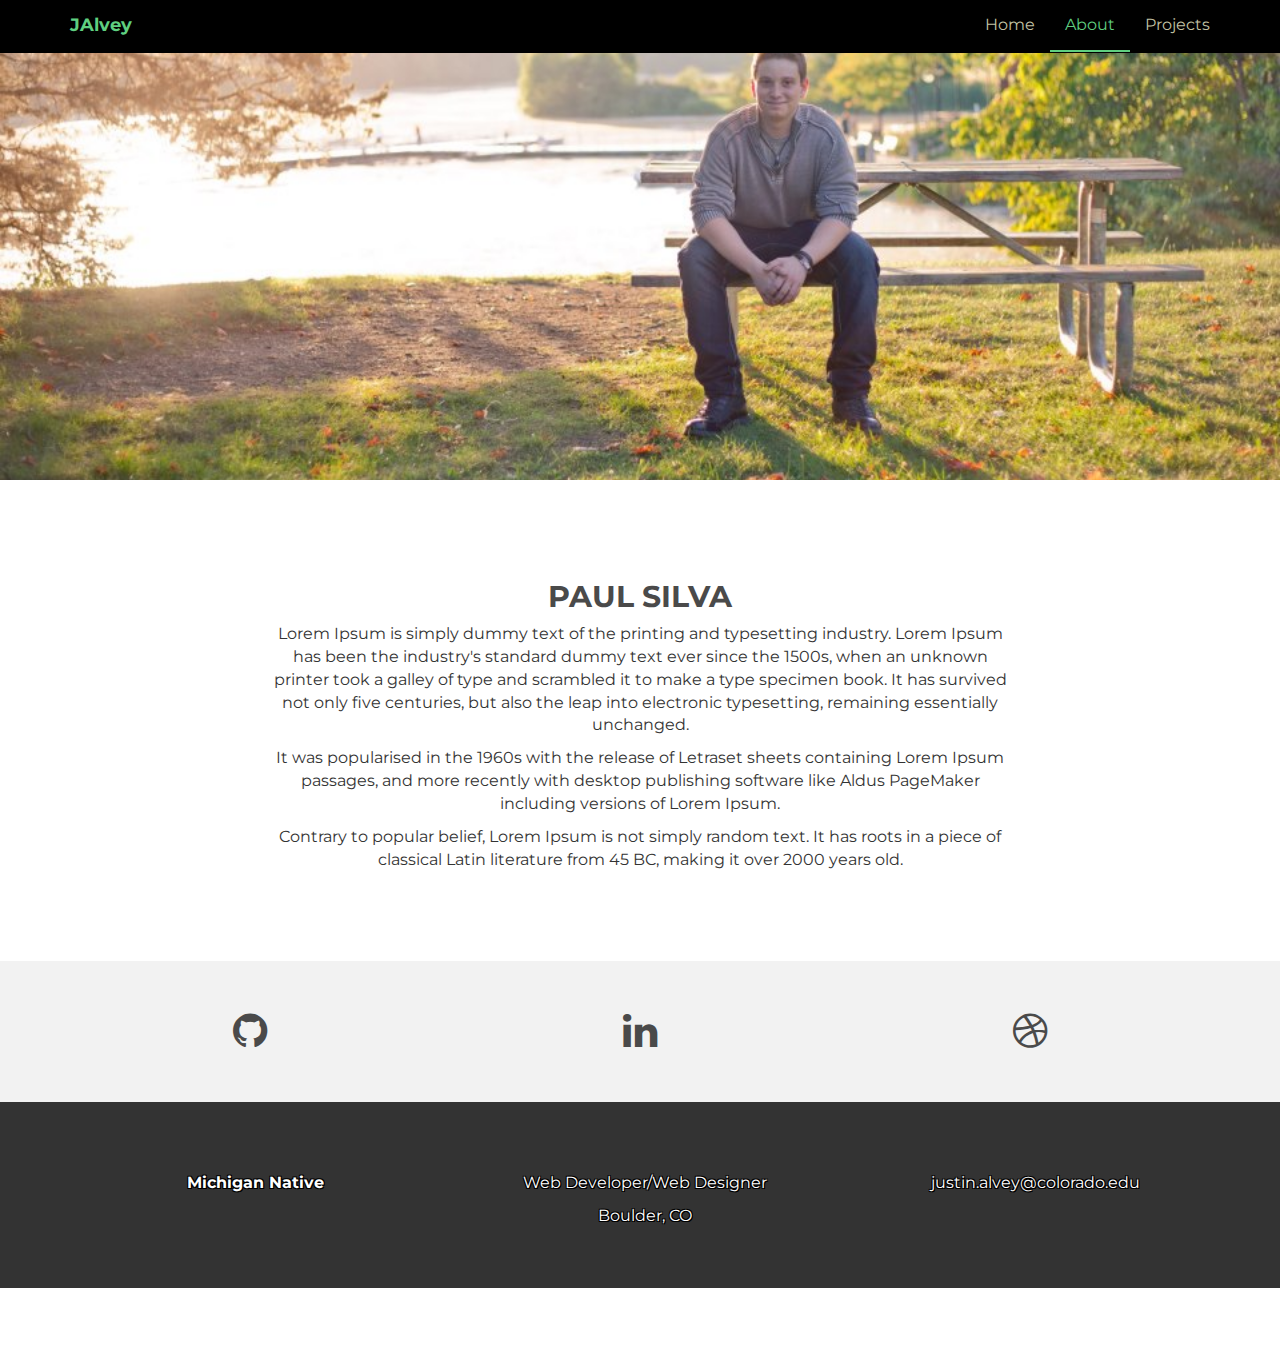
<file: about.html>
<!DOCTYPE html>
<html lang="en">
  <head>
    <meta charset="utf-8">
    <meta http-equiv="X-UA-Compatible" content="IE=edge">
    <meta name="viewport" content="width=device-width, initial-scale=1">
    <meta name="description" content="">
    <meta name="author" content="">
    <link rel="shortcut icon" href="assets/ico/favicon.ico">

    <title>JAlvey</title>

    <!-- Bootstrap core CSS -->
    <link href="assets/css/bootstrap.css" rel="stylesheet">

    <!-- Custom styles for this template -->
    <link href="assets/css/style.css" rel="stylesheet">
    <link href="assets/css/font-awesome.min.css" rel="stylesheet">

    <!-- Just for debugging purposes. Don't actually copy this line! -->
    <!--[if lt IE 9]><script src="../../assets/js/ie8-responsive-file-warning.js"></script><![endif]-->

    <!-- HTML5 shim and Respond.js IE8 support of HTML5 elements and media queries -->
    <!--[if lt IE 9]>
      <script src="https://oss.maxcdn.com/libs/html5shiv/3.7.0/html5shiv.js"></script>
      <script src="https://oss.maxcdn.com/libs/respond.js/1.4.2/respond.min.js"></script>
    <![endif]-->
  </head>

  <body>

    <!-- Static navbar -->
    <div class="navbar navbar-default navbar-fixed-top" role="navigation">
      <div class="container">
        <div class="navbar-header">
          <button type="button" class="navbar-toggle" data-toggle="collapse" data-target=".navbar-collapse">
            <span class="sr-only">Toggle navigation</span>
            <span class="icon-bar"></span>
            <span class="icon-bar"></span>
            <span class="icon-bar"></span>
          </button>
          <a class="navbar-brand" href="index.html">JAlvey</a>
        </div>
        <div class="navbar-collapse collapse">
          <ul class="nav navbar-nav navbar-right">
            <li><a href="index.html">Home</a></li>
            <li class="active"><a href="#">About</a></li>
            <li><a href="index.html#works">Projects</a></li>
          </ul>
        </div><!--/.nav-collapse -->
      </div>
    </div>


	<div id="aboutwrap">
	    <div class="container">
			<div class="row">
				<div class="col-lg-6 col-lg-offset-3">
				</div>
			</div><!--/row -->
	    </div> <!-- /container -->
	</div><!--/aboutwrap -->
	
	<div class="container">
		<div class="row centered mt mb">
			<div class="col-lg-8 col-lg-offset-2">
				<h2>PAUL SILVA</h2>
				<p>Lorem Ipsum is simply dummy text of the printing and typesetting industry. Lorem Ipsum has been the industry's standard dummy text ever since the 1500s, when an unknown printer took a galley of type and scrambled it to make a type specimen book. It has survived not only five centuries, but also the leap into electronic typesetting, remaining essentially unchanged.</p>
				<p>It was popularised in the 1960s with the release of Letraset sheets containing Lorem Ipsum passages, and more recently with desktop publishing software like Aldus PageMaker including versions of Lorem Ipsum.</p>
				<p>Contrary to popular belief, Lorem Ipsum is not simply random text. It has roots in a piece of classical Latin literature from 45 BC, making it over 2000 years old.</p>
			</div>

		</div><!--/row -->
	</div><!--/container -->
	
	<div id="social">
		<div class="container">
			<div class="row centered">
				<div class="col-lg-4">
					<div class="github">
						<a href="https://github.com/Jual6332"><i class="fa fa-github"></i></a>
					</div>
				</div>
				<div class="col-lg-4">
					<div class="linkedin">
						<a href="https://www.linkedin.com/in/justin-alvey-109a94105"><i class="fa fa-linkedin"></i></a>
					</div>
				</div>
				<div class="col-lg-4">
					<div class="dribbble">
						<a href="#"><i class="fa fa-dribbble"></i></a>
					</div>
				</div>
			
			</div>
		</div>
	</div>

	<div id="footerwrap">
		<div class="container">
			<div class="row centered">
				<div class="col-lg-4">
					<p><b>Michigan Native</b></p>
				</div>
			
				<div class="col-lg-4">
					<p>Web Developer/Web Designer</p>
					<p>Boulder, CO</p>
				</div>
				<div class="col-lg-4">
					<p>justin.alvey@colorado.edu</p>
				</div>
			</div>
		</div>
	</div>
	


    <!-- Bootstrap core JavaScript
    ================================================== -->
    <!-- Placed at the end of the document so the pages load faster -->
    <script src="https://ajax.googleapis.com/ajax/libs/jquery/1.11.0/jquery.min.js"></script>
    <script src="assets/js/bootstrap.min.js"></script>
  </body>
</html>
</file>
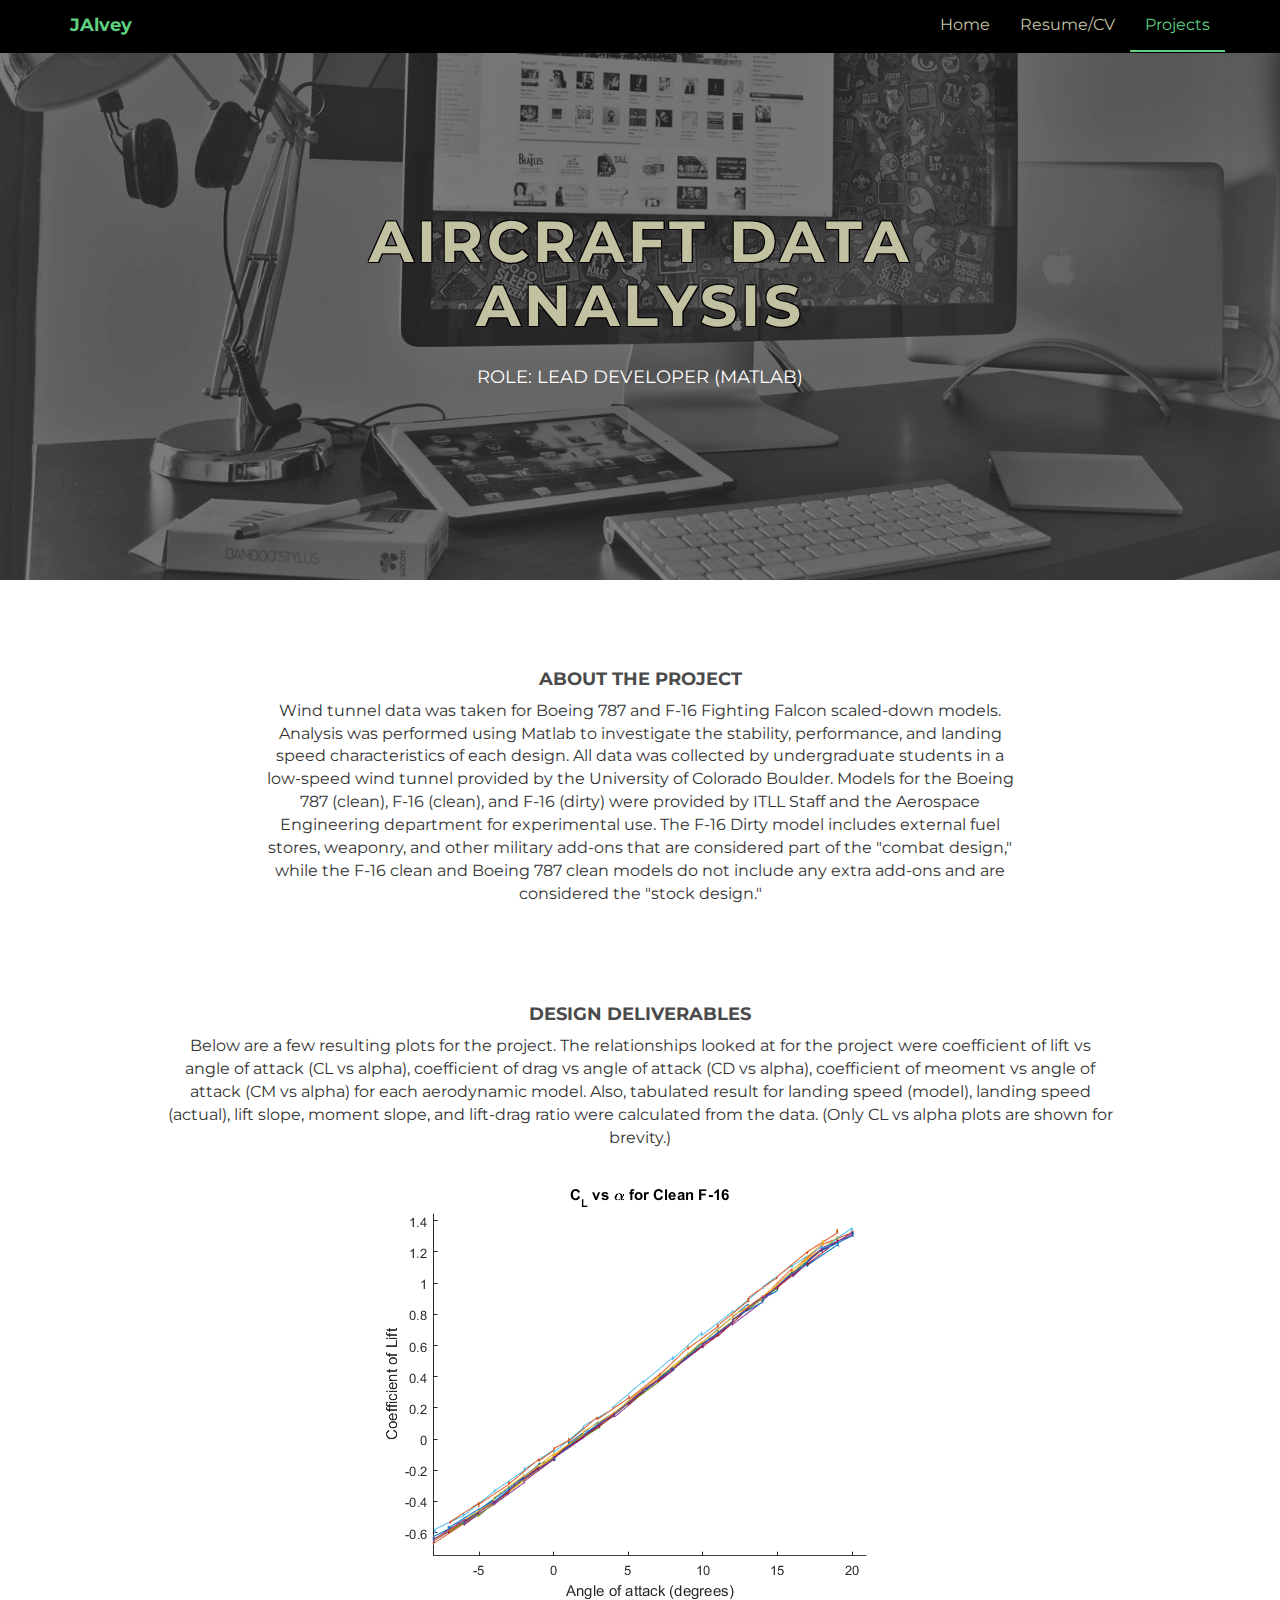
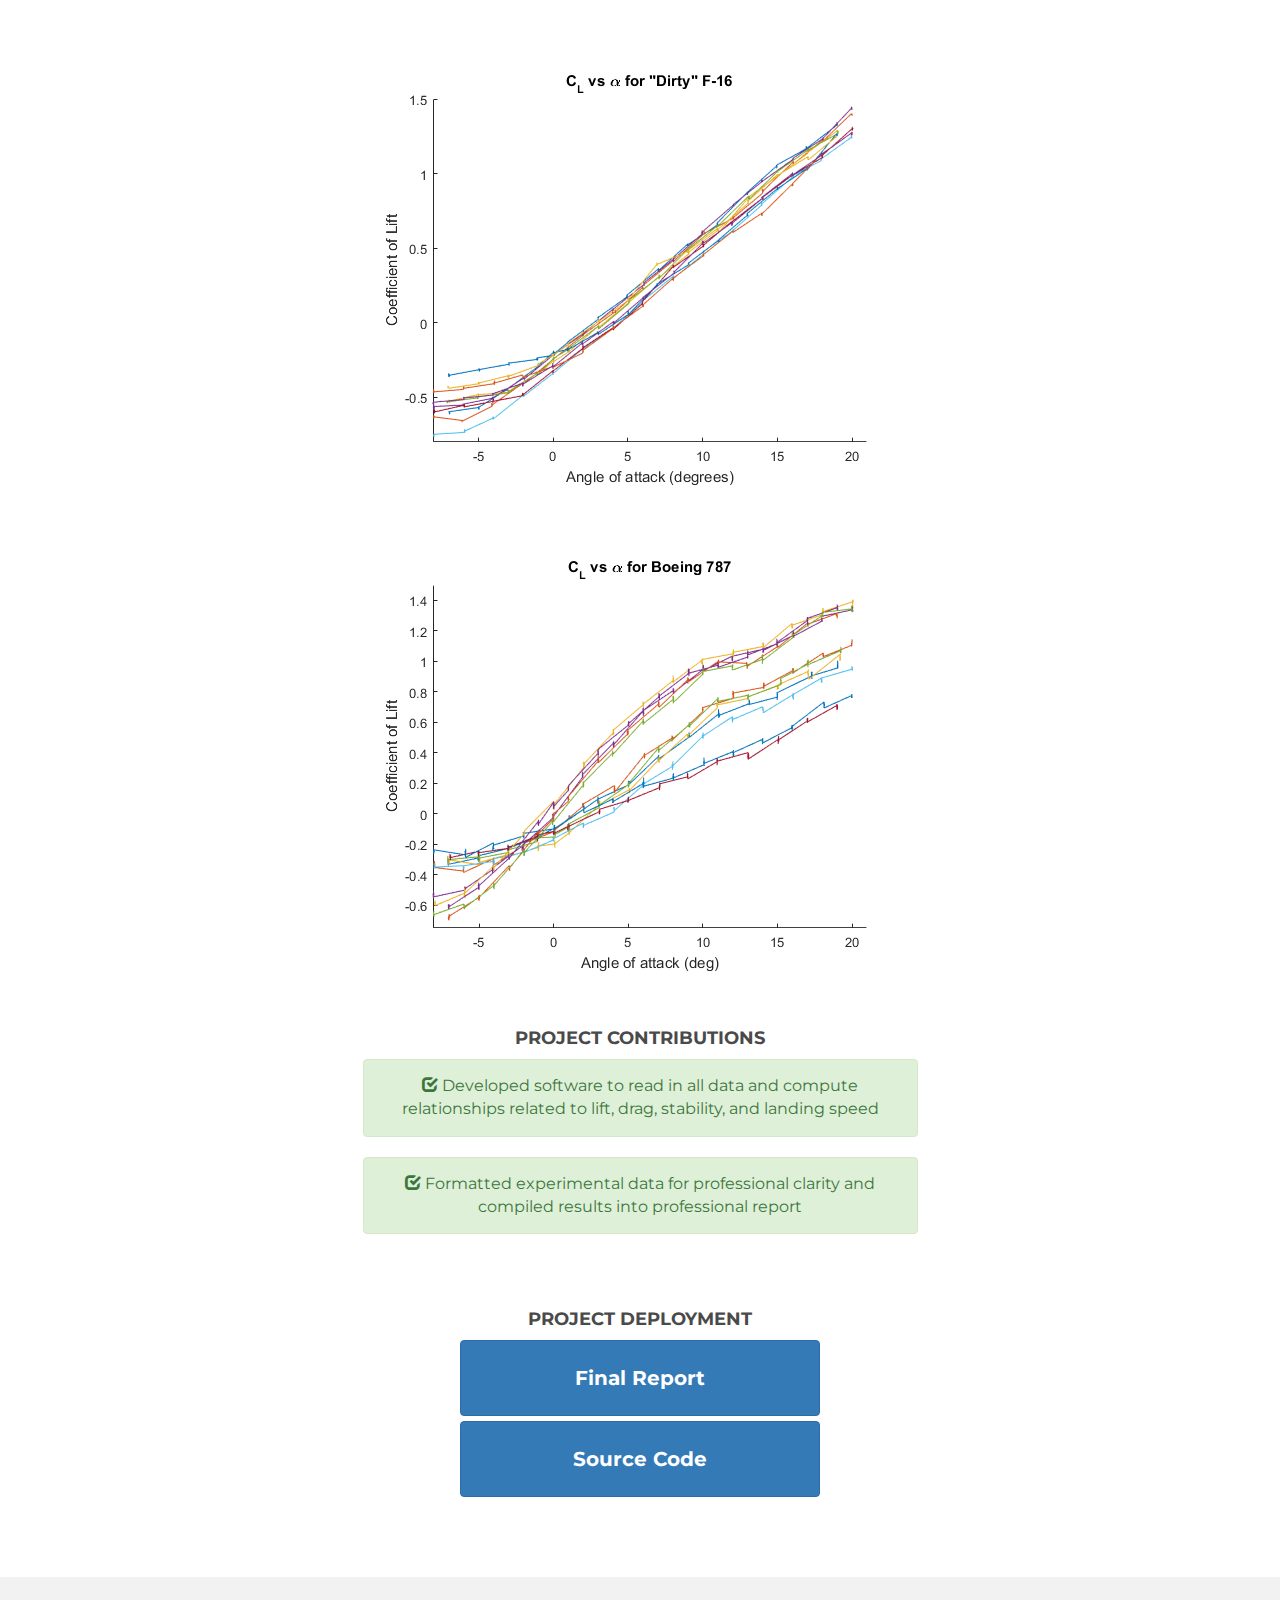
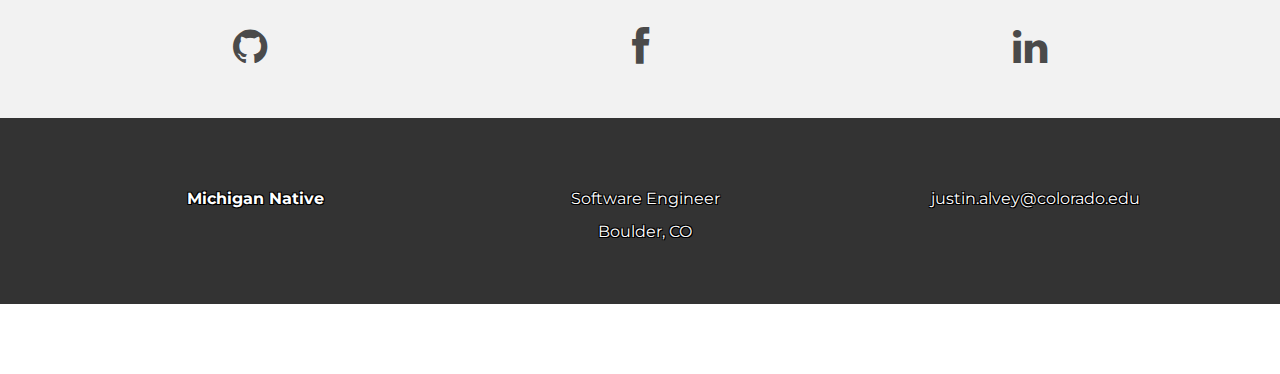
<file: dreamliner_f16.html>
<!DOCTYPE html>
<html lang="en">
  <head>
    <meta charset="utf-8">
    <meta http-equiv="X-UA-Compatible" content="IE=edge">
    <meta name="viewport" content="width=device-width, initial-scale=1">
    <meta name="description" content="">
    <meta name="author" content="">
    <link rel="shortcut icon" href="favicon.ico">

    <title>Justin Alvey</title>

    <!-- Bootstrap core CSS -->
    <link href="assets/css/bootstrap.css" rel="stylesheet">
    <link rel="stylesheet" type="text/css" href="//netdna.bootstrapcdn.com/bootstrap/3.1.1/css/bootstrap.min.css">

    <!-- Custom styles for this template -->
    <link href="assets/css/style.css" rel="stylesheet">
    <link href="assets/css/font-awesome.min.css" rel="stylesheet">

    <!-- Just for debugging purposes. Don't actually copy this line! -->
    <!--[if lt IE 9]><script src="../../assets/js/ie8-responsive-file-warning.js"></script><![endif]-->

    <!-- HTML5 shim and Respond.js IE8 support of HTML5 elements and media queries -->
    <!--[if lt IE 9]>
      <script src="https://oss.maxcdn.com/libs/html5shiv/3.7.0/html5shiv.js"></script>
      <script src="https://oss.maxcdn.com/libs/respond.js/1.4.2/respond.min.js"></script>
    <![endif]-->
  </head>

  <body>

    <!-- Static navbar -->
    <div class="navbar navbar-default navbar-fixed-top" role="navigation">
      <div class="container">
        <div class="navbar-header">
          <button type="button" class="navbar-toggle" data-toggle="collapse" data-target=".navbar-collapse">
            <span class="sr-only">Toggle navigation</span>
            <span class="icon-bar"></span>
            <span class="icon-bar"></span>
            <span class="icon-bar"></span>
          </button>
          <a class="navbar-brand" href="index.html">JAlvey</a>
        </div>
        <div class="navbar-collapse collapse">
          <ul class="nav navbar-nav navbar-right">
            <li><a href="index.html">Home</a></li>
            <li><a href="index.html#resume">Resume/CV</a></li>
            <li class="active"><a href="index.html#works">Projects</a></li>
          </ul>
        </div><!--/.nav-collapse -->
      </div>
    </div>


	<div id="workwrap">
	    <div class="container">
			<div class="row">
				<div class="col-lg-6 col-lg-offset-3">
					<!--<h4>DATA ANALYSIS PROJECT</h4>-->
					<h1>AIRCRAFT DATA ANALYSIS</h1>
					<h4>ROLE: LEAD DEVELOPER (MATLAB)</h4>
				</div>
			</div><!--/row -->
	    </div> <!-- /container -->
	</div><!--/workwrap -->
	
	<div class="container">
		<div class="row centered mt mb">
			<div class="col-lg-8 col-lg-offset-2">
				<h4>ABOUT THE PROJECT</h4>
				<p>Wind tunnel data was taken for Boeing 787 and F-16 Fighting Falcon scaled-down models. Analysis was performed using Matlab to investigate the stability, performance, and landing speed characteristics of each design. All data was collected by undergraduate students in a low-speed wind tunnel provided by the University of Colorado Boulder. Models for the Boeing 787 (clean), F-16 (clean), and F-16 (dirty) were provided by ITLL Staff and the Aerospace Engineering department for experimental use. The F-16 Dirty model includes external fuel stores, weaponry, and other military add-ons that are considered part of the "combat design," while the F-16 clean and Boeing 787 clean models do not include any extra add-ons and are considered the "stock design."</p>
			</div>
			<div class="col-lg-10 col-lg-offset-1 mt">
				<h4>DESIGN DELIVERABLES</h4>
				<p> Below are a few resulting plots for the project. The relationships looked at for the project were coefficient of lift vs angle of attack (CL vs alpha), coefficient of drag vs angle of attack (CD vs alpha), coefficient of meoment vs angle of attack (CM vs alpha) for each aerodynamic model. Also, tabulated result for landing speed (model), landing speed (actual), lift slope, moment slope, and lift-drag ratio were calculated from the data. (Only CL vs alpha plots are shown for brevity.)</p>
				<br>
				<center>
				<img class="img-responsive" src="assets/img/CLvsAClean.png"><br>
				<h2><em></em></h2>
				<br>
				<img class="img-responsive" src="assets/img/CLvsA.png">
				<br>
				<h2><em></em></h2>
				<br>
				<img class="img-responsive" src="assets/img/CLvsABoeing.png">
				<br>
				<br>
				</center>
			</div>

			<div class="col-lg-6 col-lg-offset-3 col-sm-6 col-xs-6 col-md-6">
				<h4>PROJECT CONTRIBUTIONS</h4>
				<div class="alert alert-success" role="alert">
  					<span class="glyphicon glyphicon-check" aria-hidden="true"></span>
  					Developed software to read in all data and compute relationships related to lift, drag, stability, and landing speed
				</div>
				<div class="alert alert-success" role="alert">
  					<span class="glyphicon glyphicon-check" aria-hidden="true"></span>
  					Formatted experimental data for professional clarity and compiled results into professional report
				</div>
				<br>
				<br>
			</div>

			<div class="col-lg-4 col-lg-offset-4 col-sm-6 col-xs-6 col-md-6">
				<h4>PROJECT DEPLOYMENT</h4>
				<a id="button_wrap" class="btn btn-primary btn-block" href="assets/img/ASEN2004Lab1Report.pdf" role="link">
					<h5>Final Report</h5>
				</a>
				<a id="button_wrap" class="btn btn-primary btn-block" href="https://github.com/Jual6332/F-16-and-Boeing-787-Wind-Tunnel-Testing" role="link">
					<h5>Source Code</h5>
				</a>
			</div>

		</div><!--/row -->
	</div><!--/container -->
	
	<div id="social">
		<div class="container">
			<div class="row centered">
				<div class="col-lg-4 col-sm-4 col-xs-4">
					<div class="github">
						<a href="https://github.com/Jual6332"><i class="fa fa-github"></i></a>
					</div>
				</div>
				<div class="col-lg-4 col-sm-4 col-xs-4">
					<div class="dribbble">
						<a href="https://www.facebook.com/jalvey2704"><i class="fa fa-facebook"></i></a>
					</div>
				</div>
				<div class="col-lg-4 col-sm-4 col-xs-4">
					<div class="linkedin">
						<a href="https://www.linkedin.com/in/justin-alvey-109a94105"><i class="fa fa-linkedin"></i></a>
					</div>
				</div><!--
				<div class="col-lg-3 col-sm-3 col-xs-3">
					<div class="dribbble">
						<a href="https://www.facebook.com/jalvey2704"><i class="fa fa-dribbble"></i></a>
					</div>
				</div>-->
			</div>
		</div>
	</div>

	<div id="footerwrap">
		<div class="container">
			<div class="row centered">
				<div class="col-lg-4 col-sm-4 col-md-4">
					<p><b>Michigan Native</b></p>
				</div>
			
				<div class="col-lg-4 col-sm-4">
					<p>Software Engineer</p>
					<p>Boulder, CO</p>
				</div>
				<div class="col-lg-4 col-sm-4">
					<p>justin.alvey@colorado.edu</p>
				</div>
			</div>
		</div>
	</div>
	


    <!-- Bootstrap core JavaScript
    ================================================== -->
    <!-- Placed at the end of the document so the pages load faster -->
    	<script src="https://ajax.googleapis.com/ajax/libs/jquery/1.11.0/jquery.min.js"></script>
    	<script src="assets/js/bootstrap.min.js"></script>
    	<script src="//ajax.googleapis.com/ajax/libs/jquery/1.11.0/jquery.min.js"></script>
	<script src="//netdna.bootstrapcdn.com/bootstrap/3.1.1/js/bootstrap.min.js"></script>
  </body>
</html>
</file>
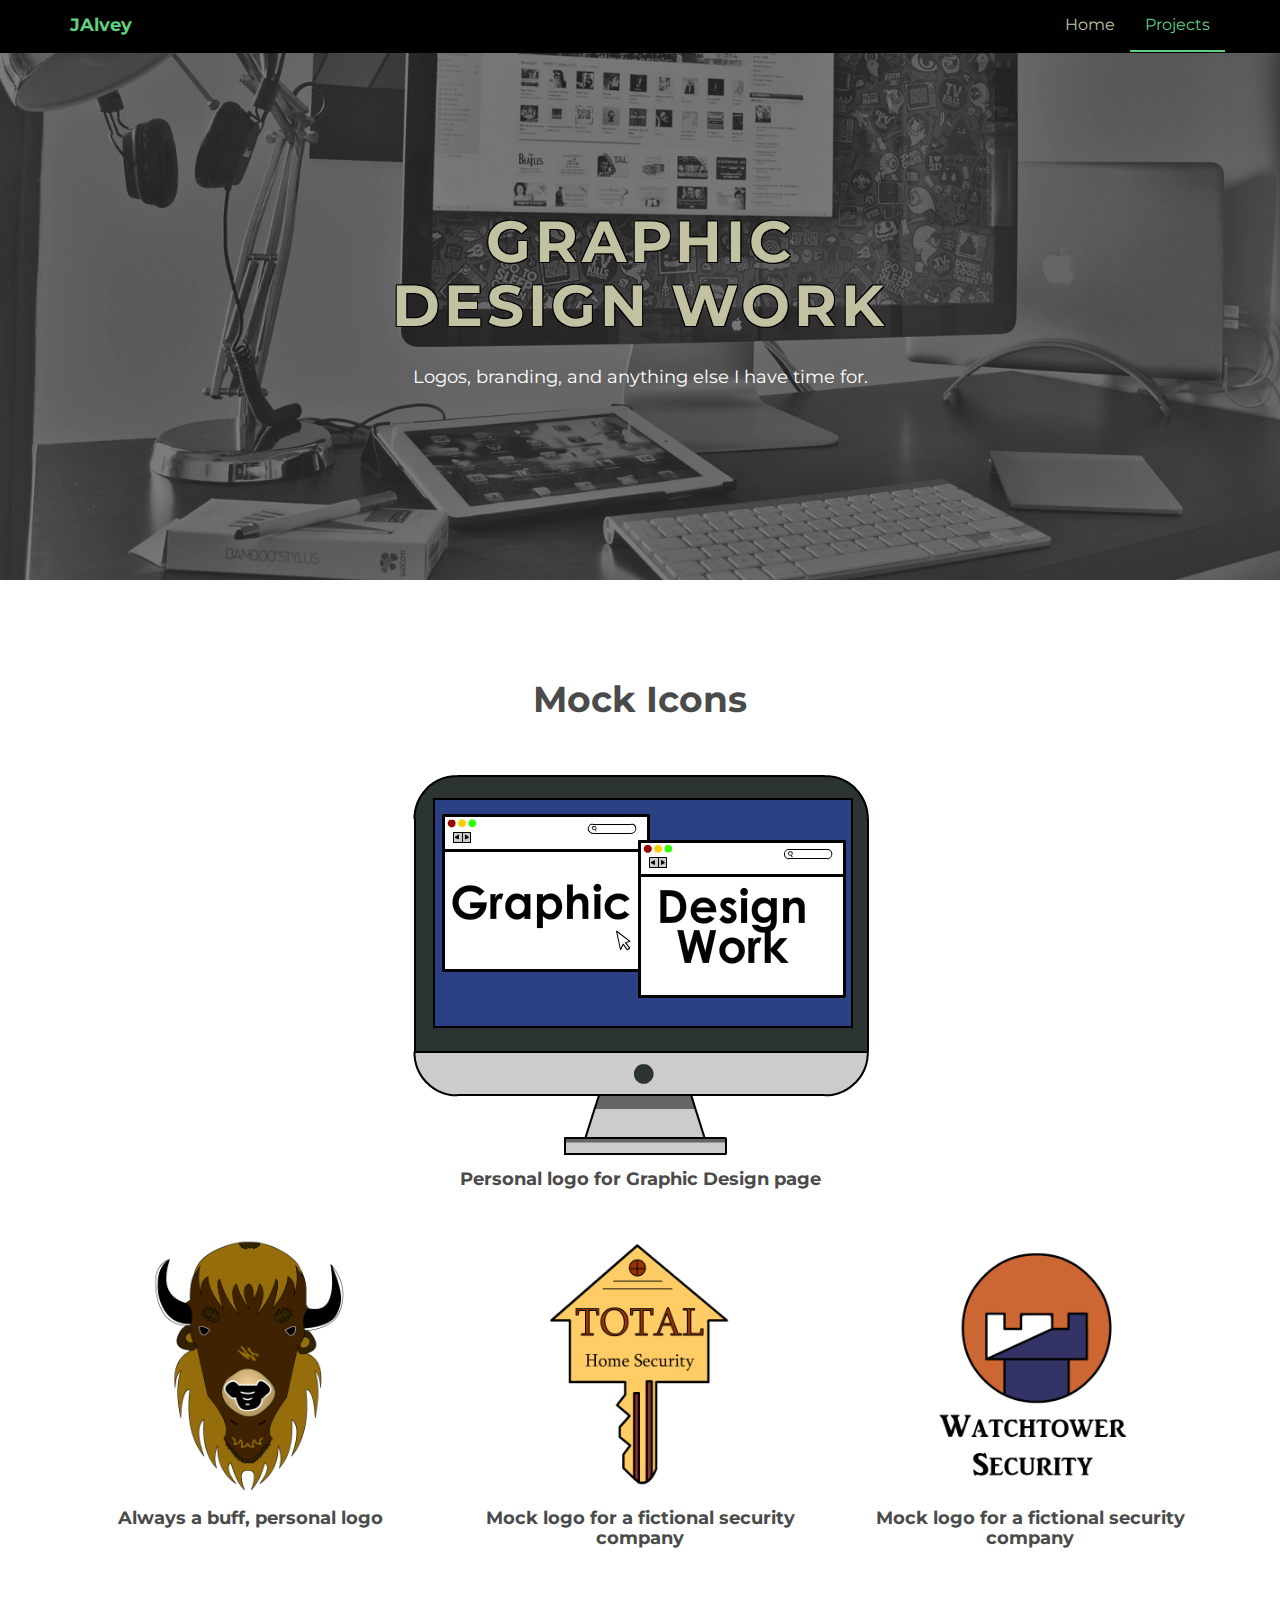
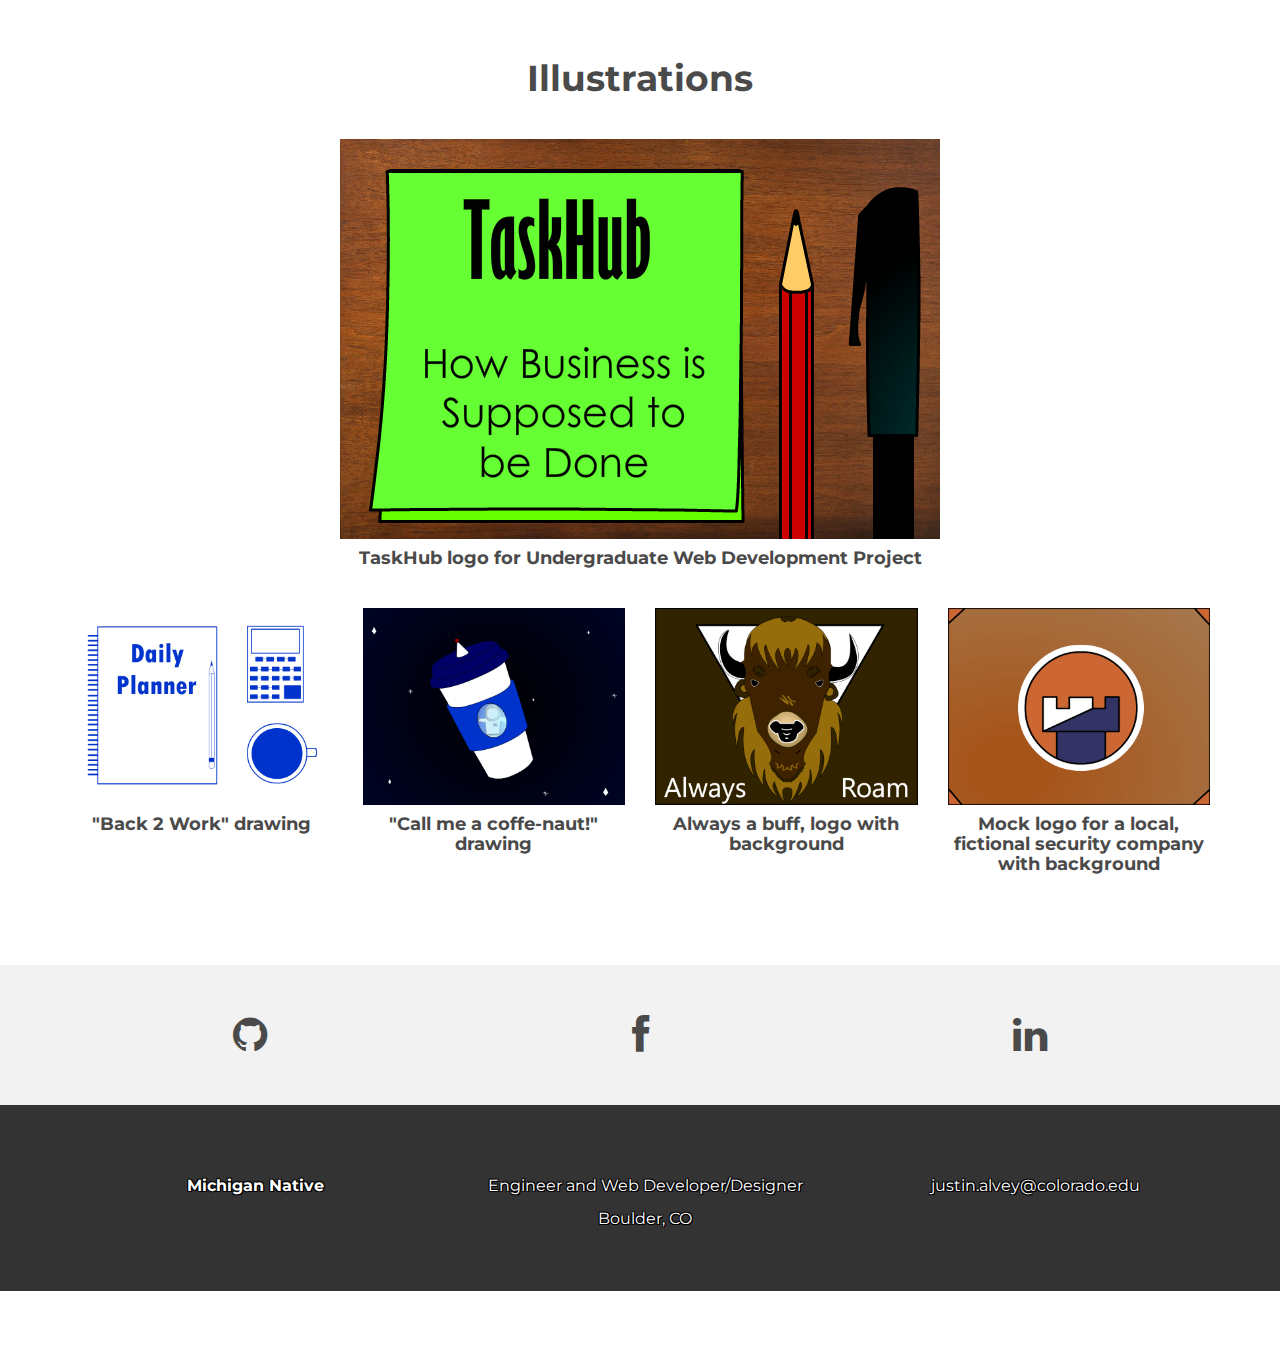
<file: gdesign.html>
<!DOCTYPE html>
<html lang="en">
  <head>
    <meta charset="utf-8">
    <meta http-equiv="X-UA-Compatible" content="IE=edge">
    <meta name="viewport" content="width=device-width, initial-scale=1">
    <meta name="description" content="">
    <meta name="author" content="">
    <link rel="shortcut icon" href="favicon.ico">

    <title>Justin Alvey</title>

    <!-- Bootstrap core CSS -->
    <link href="assets/css/bootstrap.css" rel="stylesheet">
    <link rel="stylesheet" type="text/css" href="//netdna.bootstrapcdn.com/bootstrap/3.1.1/css/bootstrap.min.css">

    <!-- Custom styles for this template -->
    <link href="assets/css/style.css" rel="stylesheet">
    <link href="assets/css/font-awesome.min.css" rel="stylesheet">

    <!-- Just for debugging purposes. Don't actually copy this line! -->
    <!--[if lt IE 9]><script src="../../assets/js/ie8-responsive-file-warning.js"></script><![endif]-->

    <!-- HTML5 shim and Respond.js IE8 support of HTML5 elements and media queries -->
    <!--[if lt IE 9]>
      <script src="https://oss.maxcdn.com/libs/html5shiv/3.7.0/html5shiv.js"></script>
      <script src="https://oss.maxcdn.com/libs/respond.js/1.4.2/respond.min.js"></script>
    <![endif]-->
  </head>

  <body>

    <!-- Static navbar -->
    <div class="navbar navbar-default navbar-fixed-top" role="navigation">
      <div class="container">
        <div class="navbar-header">
          <button type="button" class="navbar-toggle" data-toggle="collapse" data-target=".navbar-collapse">
            <span class="sr-only">Toggle navigation</span>
            <span class="icon-bar"></span>
            <span class="icon-bar"></span>
            <span class="icon-bar"></span>
          </button>
          <a class="navbar-brand" href="index.html">JAlvey</a>
        </div>
        <div class="navbar-collapse collapse">
          <ul class="nav navbar-nav navbar-right">
            <li><a href="index.html">Home</a></li>
            <!--<li><a href="about.html">About</a></li> -->
            <li class="active"><a href="index.html#works">Projects</a></li>
          </ul>
        </div><!--/.nav-collapse -->
      </div>
    </div>


	<div id="workwrap">
	    <div class="container">
			<div class="row">
				<div class="col-lg-6 col-lg-offset-3">
					<h1>GRAPHIC DESIGN WORK</h1>
					<h4>Logos, branding, and anything else I have time for.
				</div>
			</div><!--/row -->
	    </div> <!-- /container -->
	</div><!--/workwrap -->
	
	<section id="works"></section>
	<div class="container">
		<div class="row centered mt">
			<h1>Mock Icons</h1>
			<div class="col-lg-12 col-md-12 col-sm-12 gallery">
				<center>
					<a  href="assets/img/portfolio/graphic-design.png"><img src="assets/img/portfolio/graphic-design.png" class="img-responsive"></a>
					<h4>Personal logo for Graphic Design page</h4>
				</center>
			</div>
		</div>
		<div class="row centered mb">	
			<div class="col-lg-4 col-md-4 col-sm-4 gallery">
				<a href="assets/img/buffhead.png"><img src="assets/img/buffhead.png" class="img-responsive"></a>
				<h4>Always a buff, personal logo</h4>
			</div>
			<div class="col-lg-4 col-md-4 col-sm-4 gallery">
				<a href="assets/img/totalsecurity.png"><img src="assets/img/totalsecurity.png" class="img-responsive"></a>
				<h4>Mock logo for a fictional security company</h4>
			</div>
			<div class="col-lg-4 col-md-4 col-sm-4 gallery">
				<a  href="assets/img/castle-name.png"><img src="assets/img/castle-name.png" class="img-responsive"></a>
				<h4>Mock logo for a fictional security company</h4>
			</div>
		</div>
		<div class="row centered mt">
			<h1>Illustrations</h1>
			<center>
				<div class="col-lg-12 col-md-12 col-sm-12 gallery" id="astronaut">
					<a href="assets/img/portfolio/folio01.png"><img src="assets/img/portfolio/folio01.png" class="img-responsive"></a>
					<h4>TaskHub logo for Undergraduate Web Development Project</h4>
				</div>
			</center>
		</div>
		<div class="row centered mb">			
			<div class="col-lg-3 col-md-3 col-sm-3 gallery">
				<a href="assets/img/backtowork.png"><img src="assets/img/backtowork.png" class="img-responsive"></a>
				<h4>"Back 2 Work" drawing</h4>
			</div>
			<div class="col-lg-3 col-md-3 col-sm-3 gallery" id="astronaut">
				<a href="assets/img/cofeenaut.png"><img src="assets/img/cofeenaut.png" class="img-responsive"></a>
				<h4>"Call me a coffe-naut!" drawing</h4>
			</div>
			<div class="col-lg-3 col-md-3 col-sm-3 gallery">
				<a  href="assets/img/buffheadfinished.png"><img src="assets/img/buffheadfinished.png" class="img-responsive"></a>
				<h4>Always a buff, logo with background</h4>
			</div>
			<div class="col-lg-3 col-md-3 col-sm-3 gallery">
				<a  href="assets/img/castletop.png"><img src="assets/img/castletop.png" class="img-responsive"></a>
				<h4>Mock logo for a local, fictional security company with background</h4>
			</div>
		</div>
	</div>
	
	<div id="social">
		<div class="container">
			<div class="row centered">
				<div class="col-lg-4 col-sm-4 col-xs-4">
					<div class="github">
						<a href="https://github.com/Jual6332"><i class="fa fa-github"></i></a>
					</div>
				</div>
				<div class="col-lg-4 col-sm-4 col-xs-4">
					<div class="dribbble">
						<a href="https://www.facebook.com/jalvey2704"><i class="fa fa-facebook"></i></a>
					</div>
				</div>
				<div class="col-lg-4 col-sm-4 col-xs-4">
					<div class="linkedin">
						<a href="https://www.linkedin.com/in/justin-alvey-109a94105"><i class="fa fa-linkedin"></i></a>
					</div>
				</div><!--
				<div class="col-lg-3 col-sm-3 col-xs-3">
					<div class="dribbble">
						<a href="https://www.facebook.com/jalvey2704"><i class="fa fa-dribbble"></i></a>
					</div>
				</div>-->
			
			</div>
		</div>
	</div>

	<div id="footerwrap">
		<div class="container">
			<div class="row centered">
				<div class="col-lg-4 col-sm-4">
					<p><b>Michigan Native</b></p>
				</div>
			
				<div class="col-lg-4 col-sm-4">
					<p>Engineer and Web Developer/Designer</p>
					<p>Boulder, CO</p>
				</div>
				<div class="col-lg-4 col-sm-4">
					<p>justin.alvey@colorado.edu</p>
				</div>
			</div>
		</div>
	</div>
	


    <!-- Bootstrap core JavaScript
    ================================================== -->
    <!-- Placed at the end of the document so the pages load faster -->
    	<script src="https://ajax.googleapis.com/ajax/libs/jquery/1.11.0/jquery.min.js"></script>
    	<script src="assets/js/bootstrap.min.js"></script>
    	<script src="//ajax.googleapis.com/ajax/libs/jquery/1.11.0/jquery.min.js"></script>
	<script src="//netdna.bootstrapcdn.com/bootstrap/3.1.1/js/bootstrap.min.js"></script>
  </body>
</html>
</file>
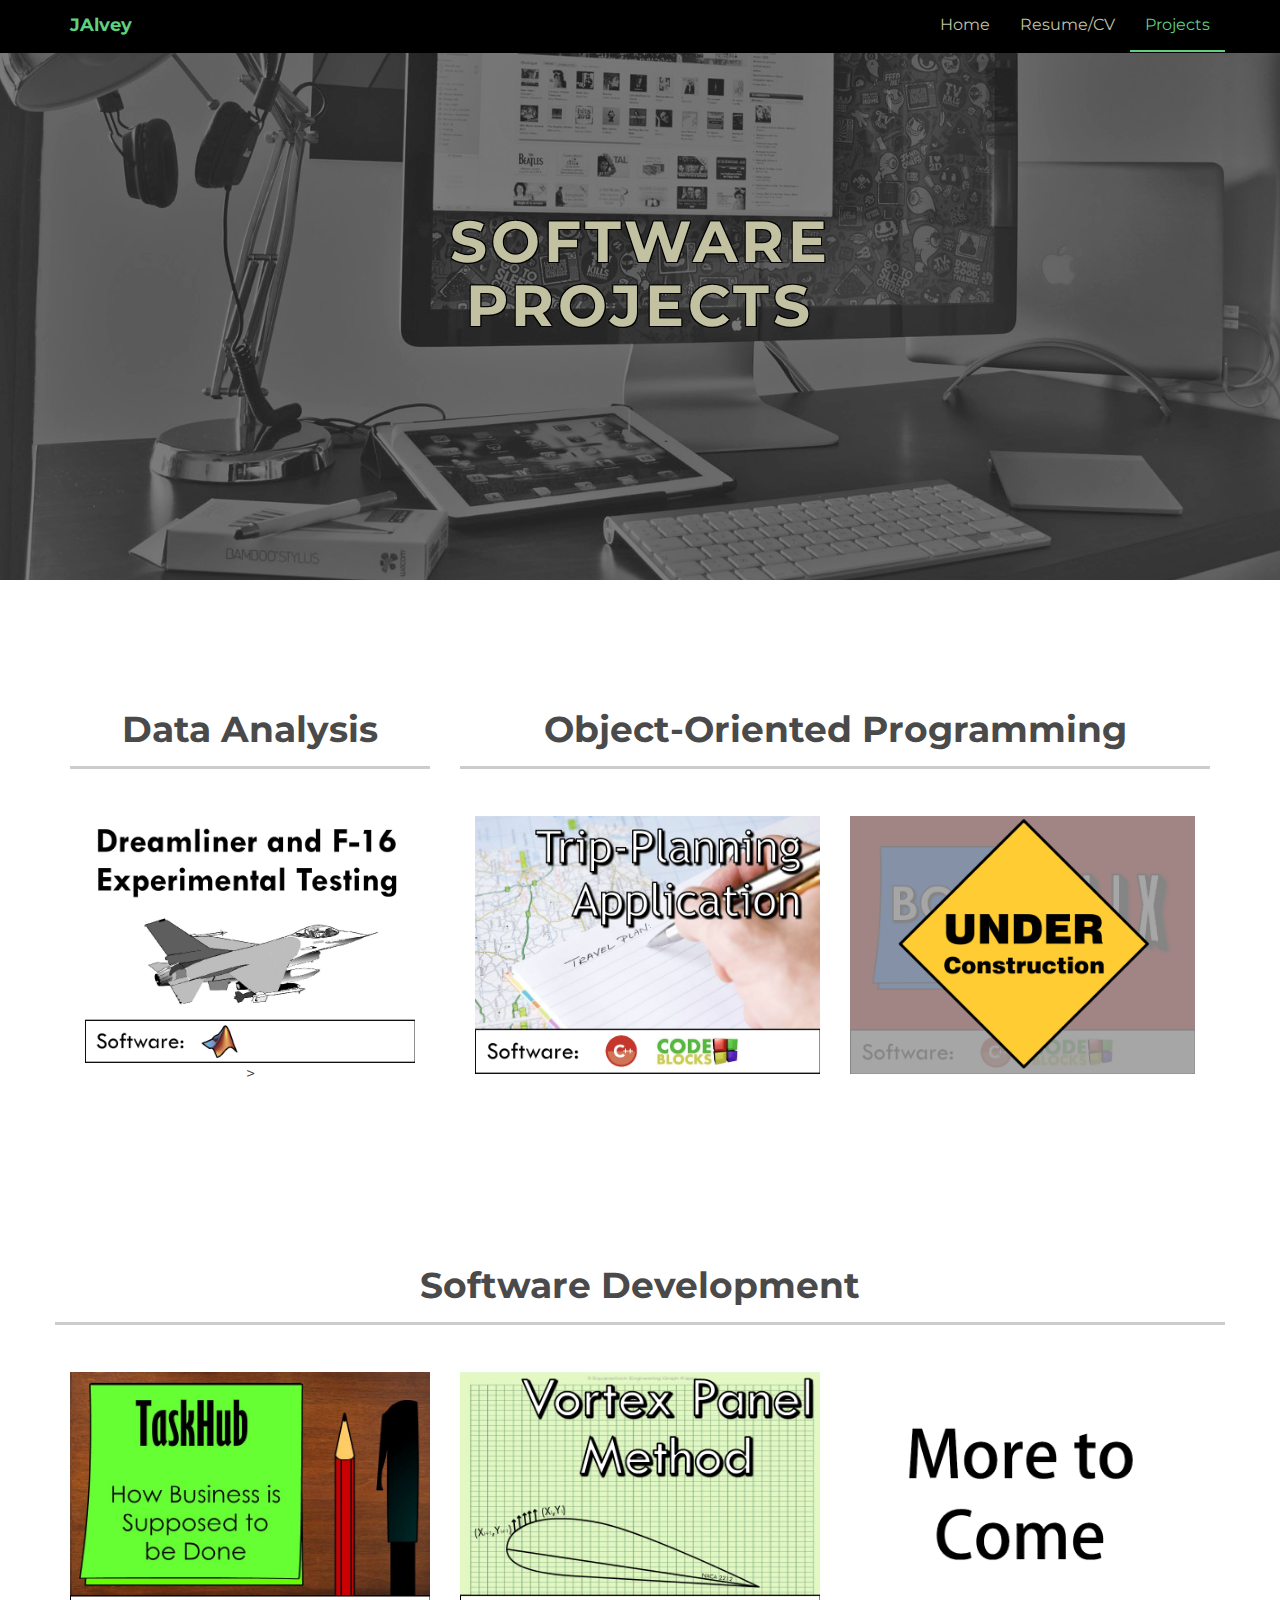
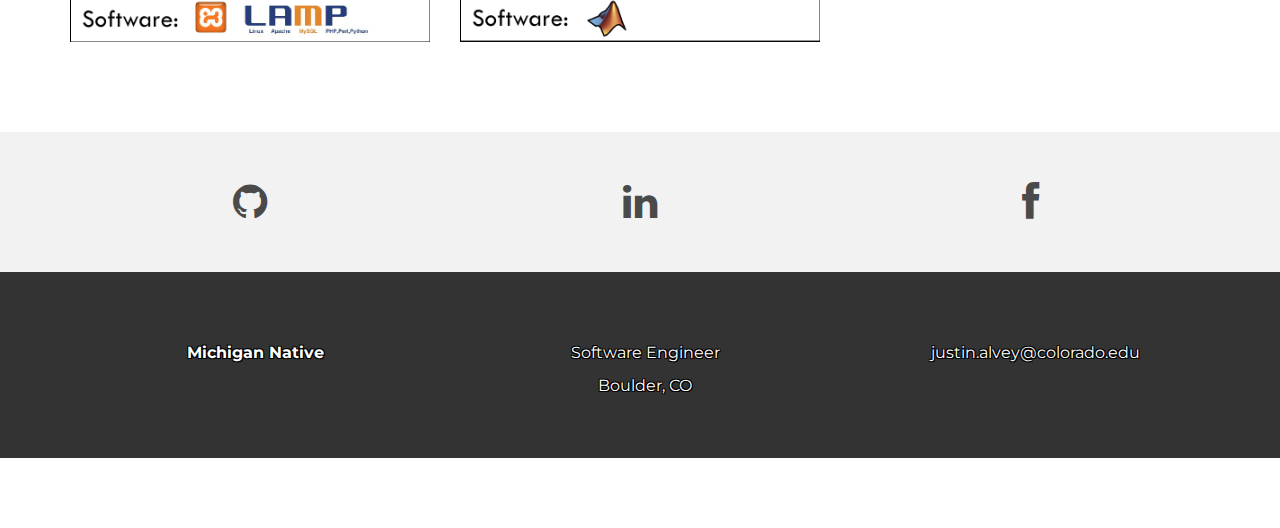
<file: software_page.html>
<!DOCTYPE html>
<html lang="en">
  <head>
    <meta charset="utf-8">
    <meta http-equiv="X-UA-Compatible" content="IE=edge">
    <meta name="viewport" content="width=device-width, initial-scale=1">
    <meta name="description" content="">
    <meta name="author" content="">
    <link rel="shortcut icon" href="favicon.ico">

    <title>Justin Alvey</title>

    <!-- Bootstrap core CSS -->
    <link href="assets/css/bootstrap.css" rel="stylesheet">
    <link rel="stylesheet" type="text/css" href="//netdna.bootstrapcdn.com/bootstrap/3.1.1/css/bootstrap.min.css">

    <!-- Custom styles for this template -->
    <link href="assets/css/style.css" rel="stylesheet">
    <link href="assets/css/font-awesome.min.css" rel="stylesheet">

    <!-- Just for debugging purposes. Don't actually copy this line! -->
    <!--[if lt IE 9]><script src="../../assets/js/ie8-responsive-file-warning.js"></script><![endif]-->

    <!-- HTML5 shim and Respond.js IE8 support of HTML5 elements and media queries -->
    <!--[if lt IE 9]>
      <script src="https://oss.maxcdn.com/libs/html5shiv/3.7.0/html5shiv.js"></script>
      <script src="https://oss.maxcdn.com/libs/respond.js/1.4.2/respond.min.js"></script>
    <![endif]-->
  </head>

  <body>

    <!-- Static navbar -->
    <div class="navbar navbar-default navbar-fixed-top" role="navigation">
      <div class="container">
        <div class="navbar-header">
          <button type="button" class="navbar-toggle" data-toggle="collapse" data-target=".navbar-collapse">
            <span class="sr-only">Toggle navigation</span>
            <span class="icon-bar"></span>
            <span class="icon-bar"></span>
            <span class="icon-bar"></span>
          </button>
          <a class="navbar-brand" href="index.html">JAlvey</a>
        </div>
        <div class="navbar-collapse collapse">
          <ul class="nav navbar-nav navbar-right">
            <li><a href="index.html">Home</a></li>
            <li><a href="#resume">Resume/CV</a></li>
            <li class="active"><a href="index.html#works">Projects</a></li>
          </ul>
        </div><!--/.nav-collapse -->
      </div>
    </div>


	<div id="workwrap">
	    <div class="container">
			<div class="row">
				<div class="col-lg-6 col-lg-offset-3">
					<h1>SOFTWARE PROJECTS</h1>
				</div>
			</div><!--/row -->
	    </div> <!-- /container -->
	</div><!--/workwrap -->

	<div class="container">
		<div class="row centered mt mb">
			<div class="col-lg-4 col-md-4 col-sm-4 gallery">
				<h1>Data Analysis</h1>
				<hr>
				<div class="col-lg-12 col-md-12 col-sm-12 gallery">
					<a href="dreamliner_f16.html"><img src="assets/img/portfolio/dreamliner.png" class="img-responsive"></a>></a>
				</div>
			</div><!--
			<div class="col-lg-4 col-md-4 col-sm-4 gallery">
				<a href="#"><img src="assets/img/portfolio/folio02.png" class="img-responsive"></a>
				<h4></h4>
			</div>
			<div class="col-lg-4 col-md-4 col-sm-4 gallery">
				<a href="#"><img src="assets/img/portfolio/folio03.png" class="img-responsive"></a>
			</div>
		</div>
	</div>

	<div class="container">
		<div class="row centered mt mb">-->
			<div class="col-lg-8 col-md-8 col-sm-8 gallery">
				<h1>Object-Oriented Programming</h1>
				<hr>
				<div class="col-lg-6 col-md-6 col-sm-6 gallery">
					<a href="tripPlanner.html"><img src="assets/img/portfolio/TripPlanner.png" class="img-responsive"></a>
				</div>
				<div class="col-lg-6 col-md-6 col-sm-6 gallery">
					<a><img src="assets/img/bookFLIX_UC.png" class="img-responsive"></a>
				</div>
			</div>
				<!--
			<div class="col-lg-4 col-md-4 col-sm-4 gallery">
				<a href="#"><img src="assets/img/portfolio/folio03.png" class="img-responsive"></a>
			</div>-->
		</div>
	</div>

	<div class="container">
		<div class="row centered mt mb">
			<h1>Software Development</h1>
			<hr>
			<div class="col-lg-4 col-md-4 col-sm-4 gallery">
				<a href="taskhub.html"><img src="assets/img/portfolio/escape.png" class="img-responsive"></a>
			</div>
			<div class="col-lg-4 col-md-4 col-sm-4 gallery">
				<a href="Vpanel.html"><img src="assets/img/portfolio/VPMBest.png" class="img-responsive"></a>
			</div>
			<div class="col-lg-4 col-md-4 col-sm-4 gallery">
				<a><img src="assets/img/portfolio/toCome.png" class="img-responsive"></a>
				<h4></h4>
			</div>
		</div><!--/row -->
	</div><!--/container -->
	
	<div id="social">
		<div class="container">
			<div class="row centered">
				<div class="col-lg-4 col-sm-4 col-xs-4">
					<div class="github">
						<a href="http://github.com/Jual6332"><i class="fa fa-github"></i></a>
					</div>
				</div>
				<div class="col-lg-4 col-sm-4 col-xs-4">
					<div class="linkedin">
						<a href="http://www.linkedin.com/in/justin-alvey"><i class="fa fa-linkedin"></i></a>
					</div>
				</div>
				<div class="col-lg-4 col-sm-4 col-xs-4">
					<div class="dribbble">
						<a href="http://www.facebook.com/jalvey2704"><i class="fa fa-facebook"></i></a>
					</div>
				</div><!--
				<div class="col-lg-3 col-sm-3 col-xs-3">
					<div class="dribbble">
						<a href="https://www.facebook.com/jalvey2704"><i class="fa fa-dribbble"></i></a>
					</div>
				</div>-->
			</div>
		</div>
	</div>

	<div id="footerwrap">
		<div class="container">
			<div class="row centered">
				<div class="col-lg-4 col-sm-4 col-md-4">
					<p><b>Michigan Native</b></p>
				</div>
			
				<div class="col-lg-4 col-sm-4">
					<p>Software Engineer</p>
					<p>Boulder, CO</p>
				</div>
				<div class="col-lg-4 col-sm-4">
					<p>justin.alvey@colorado.edu</p>
				</div>
			</div>
		</div>
	</div>
	


    <!-- Bootstrap core JavaScript
    ================================================== -->
    <!-- Placed at the end of the document so the pages load faster -->
    	<script src="https://ajax.googleapis.com/ajax/libs/jquery/1.11.0/jquery.min.js"></script>
    	<script src="assets/js/bootstrap.min.js"></script>
    	<script src="//ajax.googleapis.com/ajax/libs/jquery/1.11.0/jquery.min.js"></script>
	<script src="//netdna.bootstrapcdn.com/bootstrap/3.1.1/js/bootstrap.min.js"></script>
  </body>
</html>
</file>
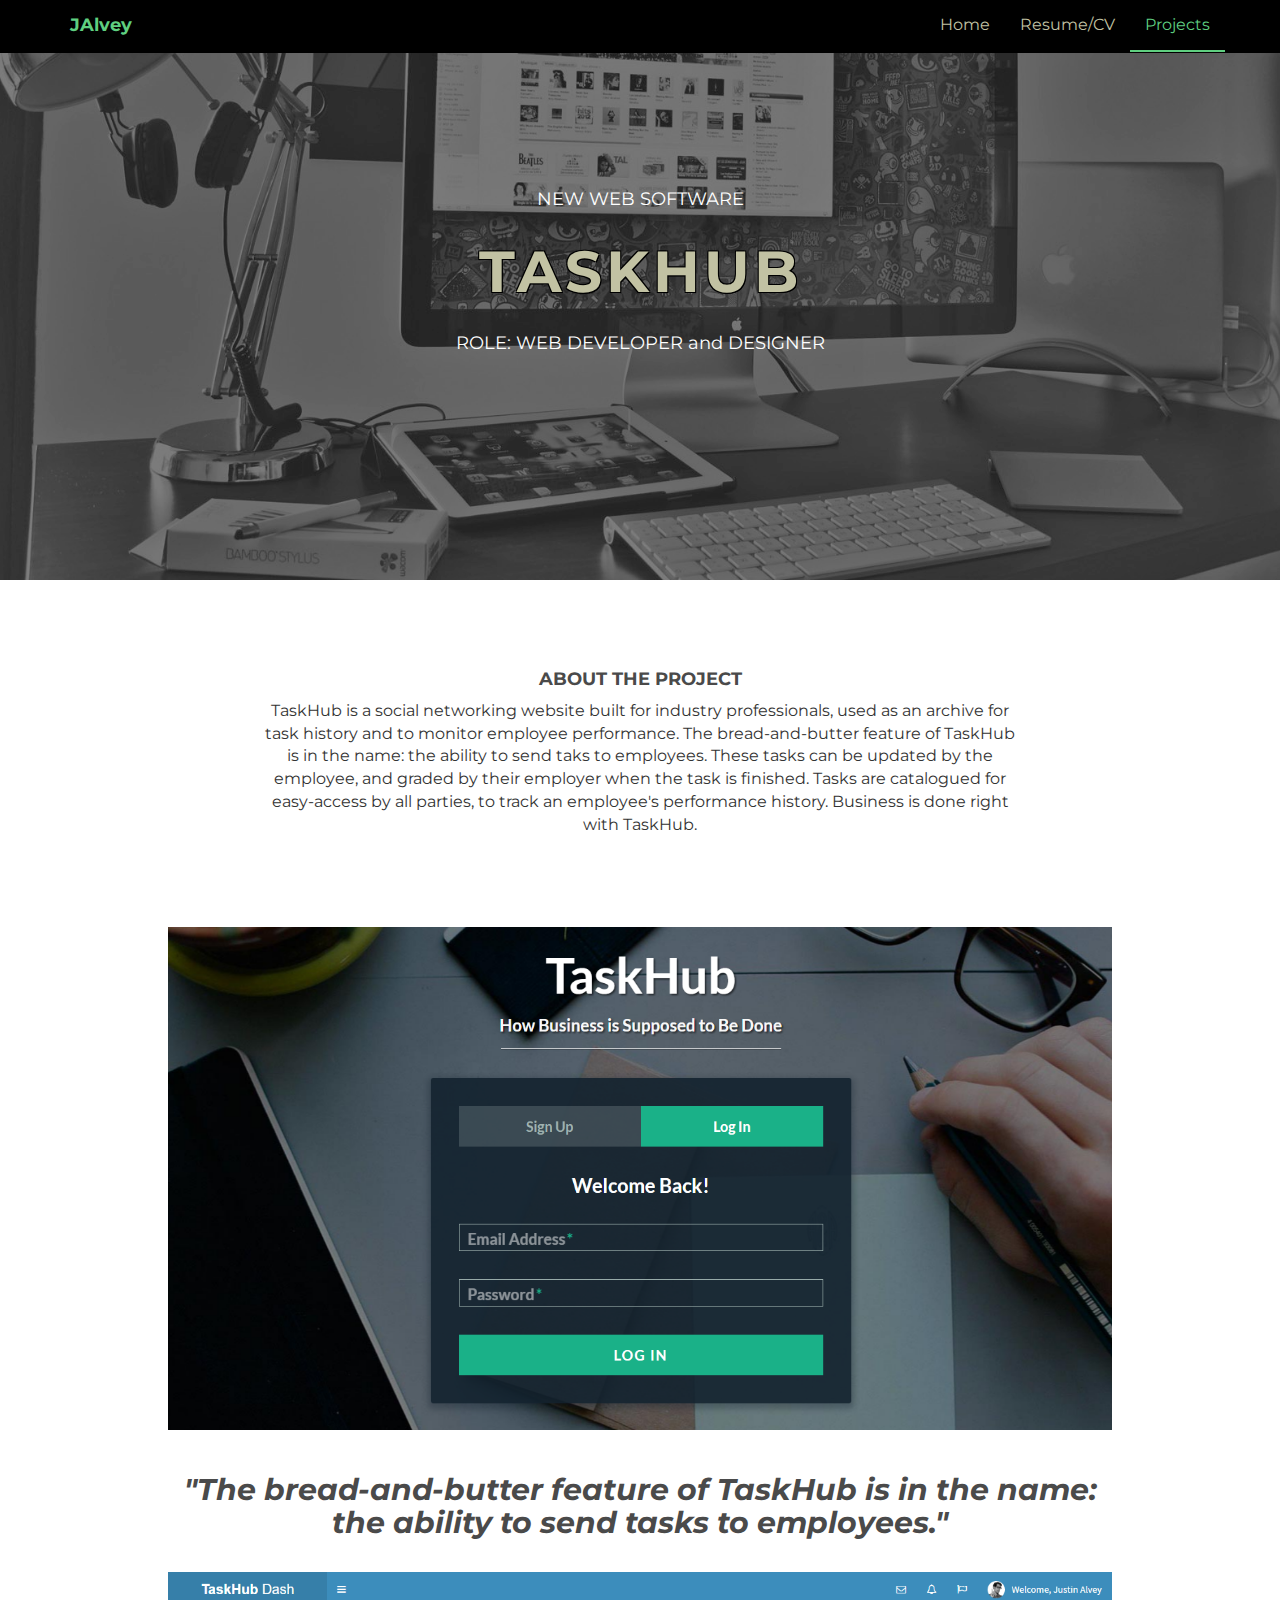
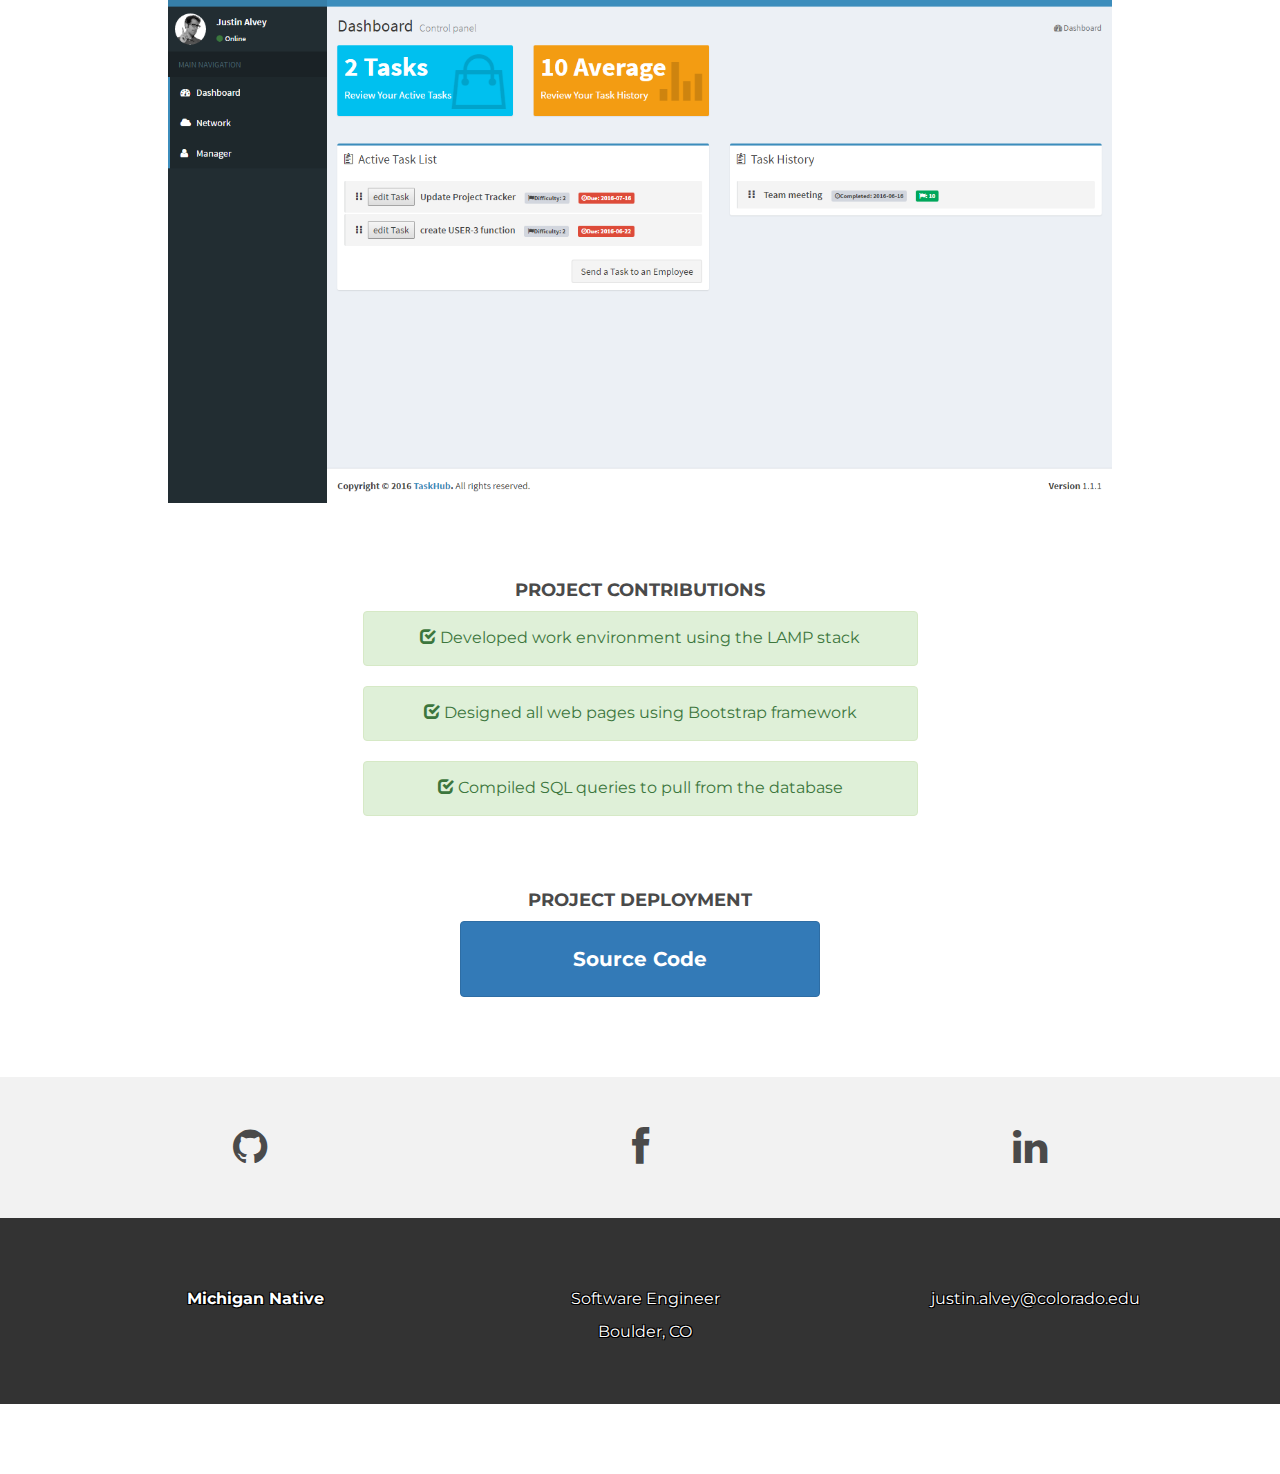
<file: taskhub.html>
<!DOCTYPE html>
<html lang="en">
  <head>
    <meta charset="utf-8">
    <meta http-equiv="X-UA-Compatible" content="IE=edge">
    <meta name="viewport" content="width=device-width, initial-scale=1">
    <meta name="description" content="">
    <meta name="author" content="">
    <link rel="shortcut icon" href="favicon.ico">

    <title>Justin Alvey</title>

    <!-- Bootstrap core CSS -->
    <link href="assets/css/bootstrap.css" rel="stylesheet">
    <link rel="stylesheet" type="text/css" href="//netdna.bootstrapcdn.com/bootstrap/3.1.1/css/bootstrap.min.css">

    <!-- Custom styles for this template -->
    <link href="assets/css/style.css" rel="stylesheet">
    <link href="assets/css/font-awesome.min.css" rel="stylesheet">

    <!-- Just for debugging purposes. Don't actually copy this line! -->
    <!--[if lt IE 9]><script src="../../assets/js/ie8-responsive-file-warning.js"></script><![endif]-->

    <!-- HTML5 shim and Respond.js IE8 support of HTML5 elements and media queries -->
    <!--[if lt IE 9]>
      <script src="https://oss.maxcdn.com/libs/html5shiv/3.7.0/html5shiv.js"></script>
      <script src="https://oss.maxcdn.com/libs/respond.js/1.4.2/respond.min.js"></script>
    <![endif]-->
  </head>

  <body>

    <!-- Static navbar -->
    <div class="navbar navbar-default navbar-fixed-top" role="navigation">
      <div class="container">
        <div class="navbar-header">
          <button type="button" class="navbar-toggle" data-toggle="collapse" data-target=".navbar-collapse">
            <span class="sr-only">Toggle navigation</span>
            <span class="icon-bar"></span>
            <span class="icon-bar"></span>
            <span class="icon-bar"></span>
          </button>
          <a class="navbar-brand" href="index.html">JAlvey</a>
        </div>
        <div class="navbar-collapse collapse">
          <ul class="nav navbar-nav navbar-right">
            <li><a href="index.html">Home</a></li>
            <!--<li><a href="about.html">About</a></li>-->
            <li><a href="index.html#resume">Resume/CV</a></li>
            <li class="active"><a href="index.html#works">Projects</a></li>
          </ul>
        </div><!--/.nav-collapse -->
      </div>
    </div>


	<div id="workwrap">
	    <div class="container">
			<div class="row">
				<div class="col-lg-6 col-lg-offset-3">
					<h4>NEW WEB SOFTWARE</h4>
					<h1>TASKHUB</h1>
					<h4>ROLE: WEB DEVELOPER and DESIGNER</h4>
				</div>
			</div><!--/row -->
	    </div> <!-- /container -->
	</div><!--/workwrap -->
	
	<div class="container">
		<div class="row centered mt mb">
			<div class="col-lg-8 col-lg-offset-2">
				<h4>ABOUT THE PROJECT</h4>
				<p>TaskHub is a social networking website built for industry professionals, used as an archive for task history and to monitor employee performance. The bread-and-butter feature of TaskHub is in the name: the ability to send taks to employees. These tasks can be updated by the employee, and graded by their employer when the task is finished. Tasks are catalogued for easy-access by all parties, to track an employee's performance history. Business is done right with TaskHub.</p>
			</div>
			<div class="col-lg-10 col-lg-offset-1 mt">
				<img class="img-responsive" src="assets/img/login.png">
				<br>
				<h2><em>"The bread-and-butter feature of TaskHub is in the name: the ability to send tasks to employees."</em></h2>
				<br>
				<img class="img-responsive" src="assets/img/dashboard.png">
				<br>
				<br>
				<br>
			</div>

			<div class="col-lg-6 col-lg-offset-3 col-sm-6 col-xs-6 col-md-6">
				<h4>PROJECT CONTRIBUTIONS</h4>
				<div class="alert alert-success" role="alert">
  					<span class="glyphicon glyphicon-check" aria-hidden="true"></span>
  					Developed work environment using the LAMP stack
				</div>
				<div class="alert alert-success" role="alert">
  					<span class="glyphicon glyphicon-check" aria-hidden="true"></span>
  					Designed all web pages using Bootstrap framework
				</div>
				<div class="alert alert-success" role="alert">
  					<span class="glyphicon glyphicon-check" aria-hidden="true"></span>
  					Compiled SQL queries to pull from the database
				</div>
				<br>
				<br>
			</div>

			<div class="col-lg-4 col-lg-offset-4 col-sm-6 col-xs-6 col-md-6">
				<h4>PROJECT DEPLOYMENT</h4>
				<a id="button_wrap" class="btn btn-primary btn-block" href="https://github.com/Jual6332/3308-project" role="link">
					<h5>Source Code</h5>
				</a>
			</div>

		</div><!--/row -->
	</div><!--/container -->
	
	<div id="social">
		<div class="container">
			<div class="row centered">
				<div class="col-lg-4 col-sm-4 col-xs-4">
					<div class="github">
						<a href="https://github.com/Jual6332"><i class="fa fa-github"></i></a>
					</div>
				</div>
				<div class="col-lg-4 col-sm-4 col-xs-4">
					<div class="dribbble">
						<a href="https://www.facebook.com/jalvey2704"><i class="fa fa-facebook"></i></a>
					</div>
				</div>
				<div class="col-lg-4 col-sm-4 col-xs-4">
					<div class="linkedin">
						<a href="https://www.linkedin.com/in/justin-alvey-109a94105"><i class="fa fa-linkedin"></i></a>
					</div>
				</div><!--
				<div class="col-lg-3 col-sm-3 col-xs-3">
					<div class="dribbble">
						<a href="https://www.facebook.com/jalvey2704"><i class="fa fa-dribbble"></i></a>
					</div>
				</div>-->
			</div>
		</div>
	</div>

	<div id="footerwrap">
		<div class="container">
			<div class="row centered">
				<div class="col-lg-4 col-sm-4 col-md-4">
					<p><b>Michigan Native</b></p>
				</div>
			
				<div class="col-lg-4 col-sm-4">
					<p>Software Engineer</p>
					<p>Boulder, CO</p>
				</div>
				<div class="col-lg-4 col-sm-4">
					<p>justin.alvey@colorado.edu</p>
				</div>
			</div>
		</div>
	</div>
	


    <!-- Bootstrap core JavaScript
    ================================================== -->
    <!-- Placed at the end of the document so the pages load faster -->
    	<script src="https://ajax.googleapis.com/ajax/libs/jquery/1.11.0/jquery.min.js"></script>
    	<script src="assets/js/bootstrap.min.js"></script>
    	<script src="//ajax.googleapis.com/ajax/libs/jquery/1.11.0/jquery.min.js"></script>
	<script src="//netdna.bootstrapcdn.com/bootstrap/3.1.1/js/bootstrap.min.js"></script>
  </body>
</html>
</file>
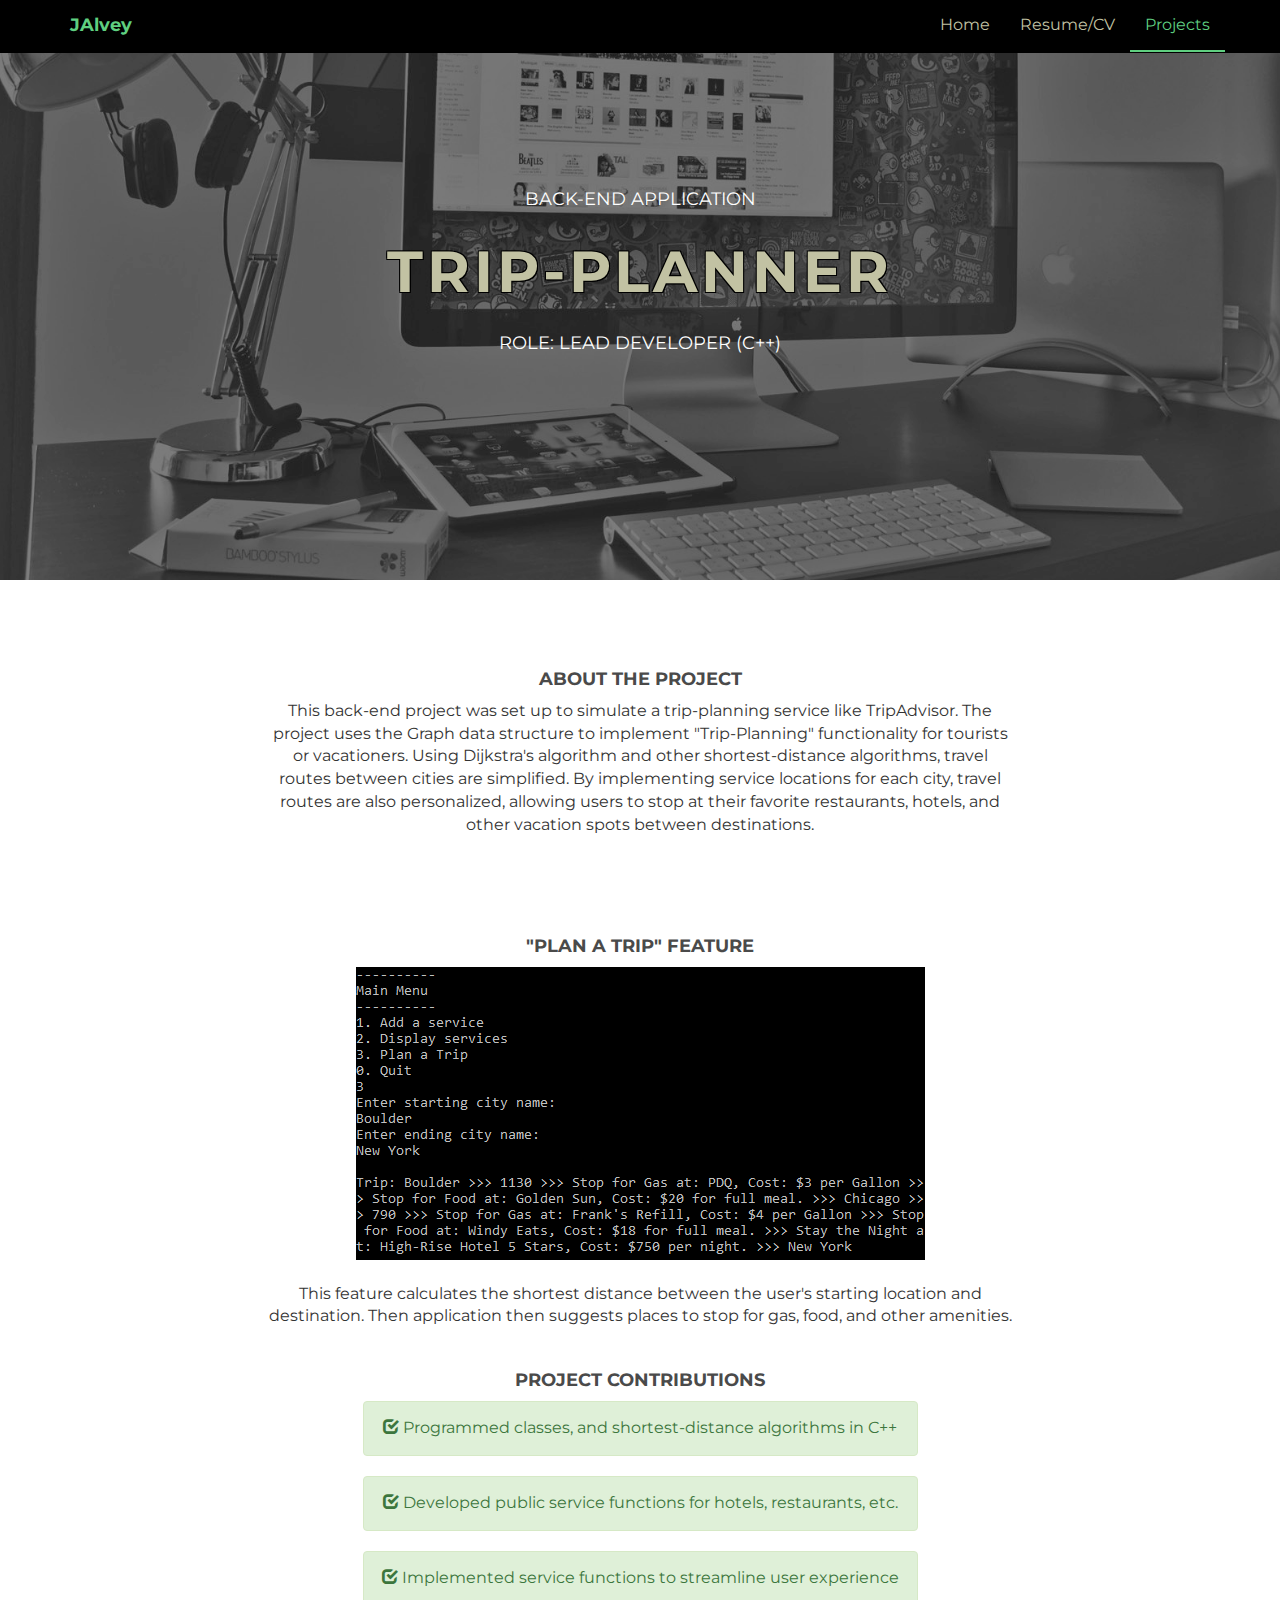
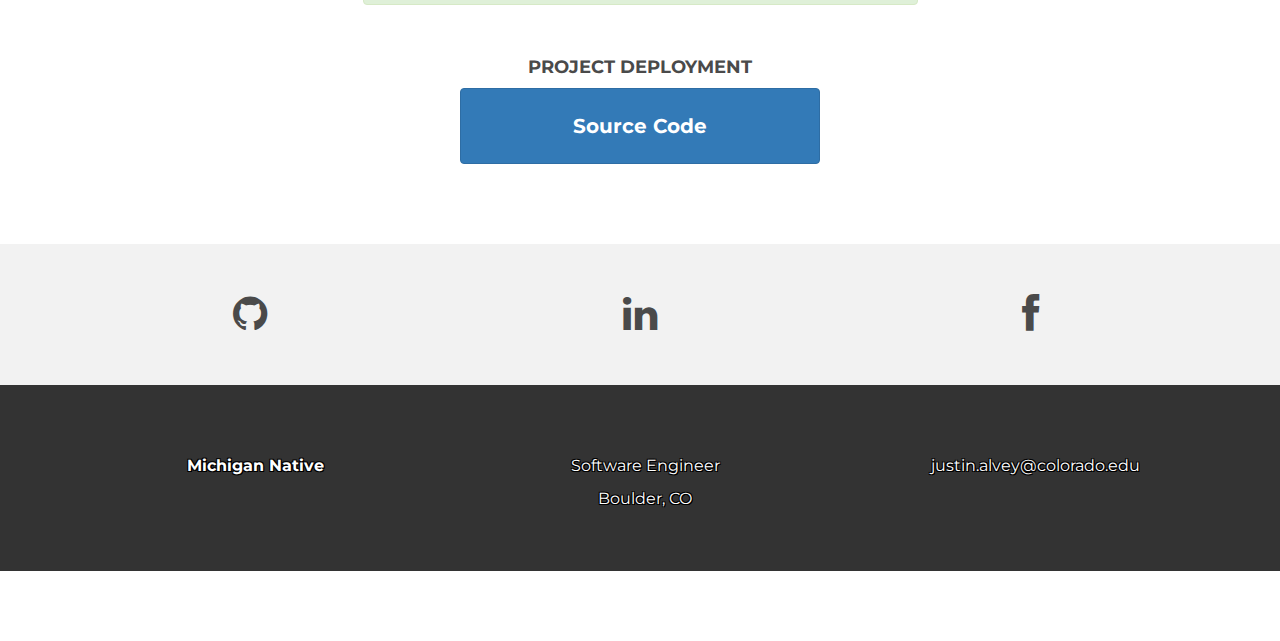
<file: tripPlanner.html>
<!DOCTYPE html>
<html lang="en">
  <head>
    <meta charset="utf-8">
    <meta http-equiv="X-UA-Compatible" content="IE=edge">
    <meta name="viewport" content="width=device-width, initial-scale=1">
    <meta name="description" content="">
    <meta name="author" content="">
    <link rel="shortcut icon" href="favicon.ico">

    <title>Justin Alvey</title>

    <!-- Bootstrap core CSS -->
    <link href="assets/css/bootstrap.css" rel="stylesheet">
    <link rel="stylesheet" type="text/css" href="//netdna.bootstrapcdn.com/bootstrap/3.1.1/css/bootstrap.min.css">

    <!-- Custom styles for this template -->
    <link href="assets/css/style.css" rel="stylesheet">
    <link href="assets/css/font-awesome.min.css" rel="stylesheet">

    <!-- Just for debugging purposes. Don't actually copy this line! -->
    <!--[if lt IE 9]><script src="../../assets/js/ie8-responsive-file-warning.js"></script><![endif]-->

    <!-- HTML5 shim and Respond.js IE8 support of HTML5 elements and media queries -->
    <!--[if lt IE 9]>
      <script src="https://oss.maxcdn.com/libs/html5shiv/3.7.0/html5shiv.js"></script>
      <script src="https://oss.maxcdn.com/libs/respond.js/1.4.2/respond.min.js"></script>
    <![endif]-->
  </head>

  <body>

    <!-- Static navbar -->
    <div class="navbar navbar-default navbar-fixed-top" role="navigation">
      <div class="container">
        <div class="navbar-header">
          <button type="button" class="navbar-toggle" data-toggle="collapse" data-target=".navbar-collapse">
            <span class="sr-only">Toggle navigation</span>
            <span class="icon-bar"></span>
            <span class="icon-bar"></span>
            <span class="icon-bar"></span>
          </button>
          <a class="navbar-brand" href="index.html">JAlvey</a>
        </div>
        <div class="navbar-collapse collapse">
          <ul class="nav navbar-nav navbar-right">
            <li><a href="index.html">Home</a></li>
            <!--<li><a href="about.html">About</a></li>-->
            <li><a href="index.html#resume">Resume/CV</a></li>
            <li class="active"><a href="index.html#works">Projects</a></li>
          </ul>
        </div><!--/.nav-collapse -->
      </div>
    </div>


	<div id="workwrap">
	    <div class="container">
			<div class="row">
				<div class="col-lg-6 col-lg-offset-3">
					<h4>BACK-END APPLICATION</h4>
					<h1>TRIP-PLANNER</h1>
					<h4>ROLE: LEAD DEVELOPER (C++)</h4>
				</div>
			</div><!--/row -->
	    </div> <!-- /container -->
	</div><!--/workwrap -->
	
	<div class="container">
		<div class="row centered mt mb">
			<div class="col-lg-8 col-lg-offset-2">
				<h4>ABOUT THE PROJECT</h4>
				<p>This back-end project was set up to simulate a trip-planning service like TripAdvisor. The project uses the Graph data structure to implement "Trip-Planning" functionality for tourists or vacationers. Using Dijkstra's algorithm and other shortest-distance algorithms, travel routes between cities are simplified. By implementing service locations for each city, travel routes are also personalized, allowing users to stop at their favorite restaurants, hotels, and other vacation spots between destinations.</p>
			</div>
			
			<div class="col-xs-12 col-s-12 col-lg-10 col-lg-offset-1 mt">
				<center>
				<h4>"PLAN A TRIP" FEATURE</h4>
				<img class="img-responsive" src="assets/img/PlanATrip.PNG">
				</center>
			</div>
			
			<div class="col-lg-8 col-md-12 col-xs-12 col-s-12 col-lg-offset-2">
				<br>
				<p>This feature calculates the shortest distance between the user's starting location and destination.
				Then application then suggests places to stop for gas, food, and other amenities. </p>
				<br>
			</div>

			<div class="col-lg-6 col-lg-offset-3 col-sm-6 col-xs-6 col-md-6">
				<h4>PROJECT CONTRIBUTIONS</h4>
				<div class="alert alert-success" role="alert">
  					<span class="glyphicon glyphicon-check" aria-hidden="true"></span>
  					Programmed classes, and shortest-distance algorithms in C++
				</div>
				<div class="alert alert-success" role="alert">
  					<span class="glyphicon glyphicon-check" aria-hidden="true"></span>
  					Developed public service functions for hotels, restaurants, etc.
				</div>
				<div class="alert alert-success" role="alert">
  					<span class="glyphicon glyphicon-check" aria-hidden="true"></span>
  					Implemented service functions to streamline user experience
				</div>
				<br>
			</div>

			<div class="col-lg-4 col-lg-offset-4 col-sm-6 col-xs-6 col-md-6">
				<h4>PROJECT DEPLOYMENT</h4>
				<a id="button_wrap" class="btn btn-primary btn-block" href="http://github.com/jinhongchen/Chen_Alvey_Garner_CSCI2270_FinalProject" role="link">
					<h5>Source Code</h5>
				</a>
			</div>

		</div><!--/row -->
	</div><!--/container -->
	
	<div id="social">
		<div class="container">
			<div class="row centered">
				<div class="col-lg-4 col-sm-4 col-xs-4">
					<div class="github">
						<a href="https://github.com/Jual6332"><i class="fa fa-github"></i></a>
					</div>
				</div>
				<div class="col-lg-4 col-sm-4 col-xs-4">
					<div class="linkedin">
						<a href="https://www.linkedin.com/in/justin-alvey-109a94105"><i class="fa fa-linkedin"></i></a>
					</div>
				</div>
				<div class="col-lg-4 col-sm-4 col-xs-4">
					<div class="dribbble">
						<a href="https://www.facebook.com/jalvey2704"><i class="fa fa-facebook"></i></a>
					</div>
				</div>
				<!--
				<div class="col-lg-3 col-sm-3 col-xs-3">
					<div class="dribbble">
						<a href="https://www.facebook.com/jalvey2704"><i class="fa fa-dribbble"></i></a>
					</div>
				</div>-->
			</div>
		</div>
	</div>

	<div id="footerwrap">
		<div class="container">
			<div class="row centered">
				<div class="col-lg-4 col-sm-4 col-md-4">
					<p><b>Michigan Native</b></p>
				</div>
			
				<div class="col-lg-4 col-sm-4">
					<p>Software Engineer</p>
					<p>Boulder, CO</p>
				</div>
				<div class="col-lg-4 col-sm-4">
					<p>justin.alvey@colorado.edu</p>
				</div>
			</div>
		</div>
	</div>
	


    <!-- Bootstrap core JavaScript
    ================================================== -->
    <!-- Placed at the end of the document so the pages load faster -->
    	<script src="https://ajax.googleapis.com/ajax/libs/jquery/1.11.0/jquery.min.js"></script>
    	<script src="assets/js/bootstrap.min.js"></script>
    	<script src="//ajax.googleapis.com/ajax/libs/jquery/1.11.0/jquery.min.js"></script>
	<script src="//netdna.bootstrapcdn.com/bootstrap/3.1.1/js/bootstrap.min.js"></script>
  </body>
</html>
</file>
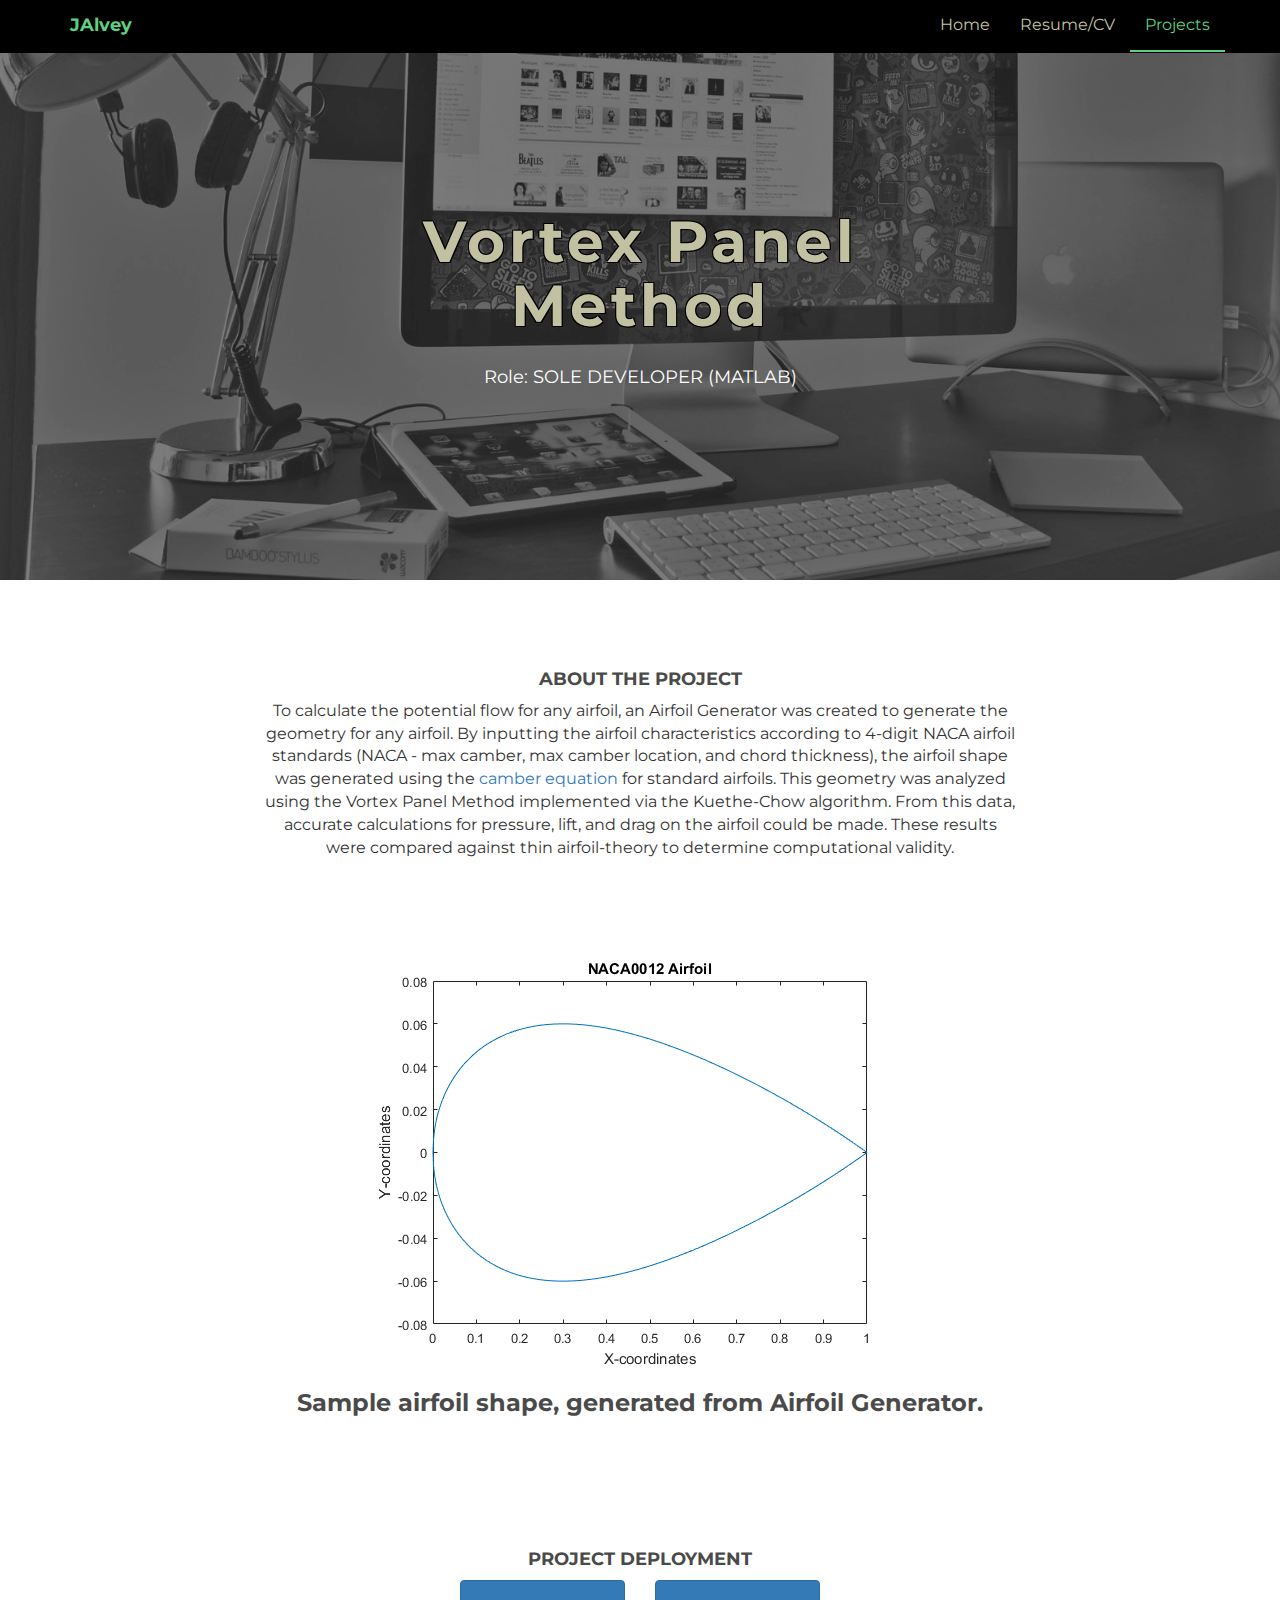
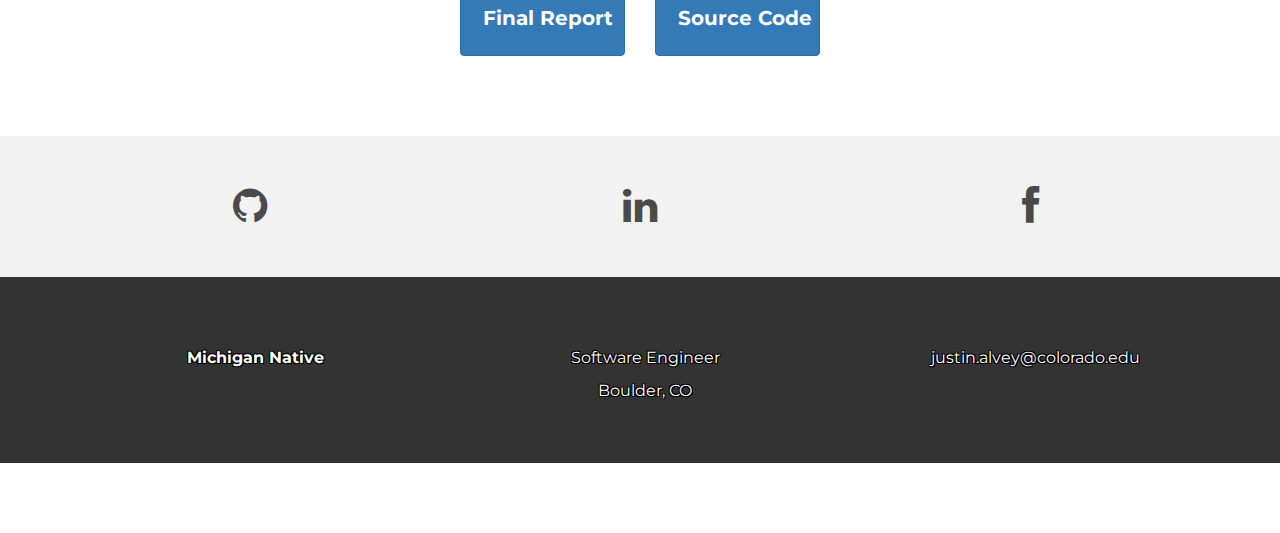
<file: Vpanel.html>
<!DOCTYPE html>
<html lang="en">
  <head>
    <meta charset="utf-8">
    <meta http-equiv="X-UA-Compatible" content="IE=edge">
    <meta name="viewport" content="width=device-width, initial-scale=1">
    <meta name="description" content="">
    <meta name="author" content="">
    <link rel="shortcut icon" href="favicon.ico">

    <title>Justin Alvey</title>

    <!-- Bootstrap core CSS -->
    <link href="assets/css/bootstrap.css" rel="stylesheet">
    <link rel="stylesheet" type="text/css" href="//netdna.bootstrapcdn.com/bootstrap/3.1.1/css/bootstrap.min.css">

    <!-- Custom styles for this template -->
    <link href="assets/css/style.css" rel="stylesheet">
    <link href="assets/css/font-awesome.min.css" rel="stylesheet">

    <!-- Just for debugging purposes. Don't actually copy this line! -->
    <!--[if lt IE 9]><script src="../../assets/js/ie8-responsive-file-warning.js"></script><![endif]-->

    <!-- HTML5 shim and Respond.js IE8 support of HTML5 elements and media queries -->
    <!--[if lt IE 9]>
      <script src="https://oss.maxcdn.com/libs/html5shiv/3.7.0/html5shiv.js"></script>
      <script src="https://oss.maxcdn.com/libs/respond.js/1.4.2/respond.min.js"></script>
    <![endif]-->
  </head>

  <body>

    <!-- Static navbar -->
    <div class="navbar navbar-default navbar-fixed-top" role="navigation">
      <div class="container">
        <div class="navbar-header">
          <button type="button" class="navbar-toggle" data-toggle="collapse" data-target=".navbar-collapse">
            <span class="sr-only">Toggle navigation</span>
            <span class="icon-bar"></span>
            <span class="icon-bar"></span>
            <span class="icon-bar"></span>
          </button>
          <a class="navbar-brand" href="index.html">JAlvey</a>
        </div>
        <div class="navbar-collapse collapse">
          <ul class="nav navbar-nav navbar-right">
            <li><a href="index.html">Home</a></li>
            <!--<li><a href="about.html">About</a></li>-->
            <li><a href="index.html#resume">Resume/CV</a></li>
            <li class="active"><a href="index.html#works">Projects</a></li>
          </ul>
        </div><!--/.nav-collapse -->
      </div>
    </div>


	<div id="workwrap">
	    <div class="container">
			<div class="row">
				<div class="col-lg-6 col-lg-offset-3">
					<h4></h4>
					<h1>Vortex Panel Method</h1>
					<h4>Role: SOLE DEVELOPER (MATLAB)</h4>
				</div>
			</div><!--/row -->
	    </div> <!-- /container -->
	</div><!--/workwrap -->
	
	<div class="container">
		<div class="row centered mt mb">
			<div class="col-lg-8 col-lg-offset-2">
				<h4>ABOUT THE PROJECT</h4>
				<p>To calculate the potential flow for any airfoil, an Airfoil Generator was created to generate the geometry for any airfoil. By inputting the airfoil characteristics according to 4-digit NACA airfoil standards (NACA - max camber, max camber location, and chord thickness), the airfoil shape was generated using the <a href="https://en.wikipedia.org/wiki/NACA_airfoil#Four-digit_series">camber equation</a> for standard airfoils. This geometry was analyzed using the Vortex Panel Method implemented via the Kuethe-Chow algorithm. From this data, accurate calculations for pressure, lift, and drag on the airfoil could be made. These results were compared against thin airfoil-theory to determine computational validity.</p>
			</div>
			<div class="col-lg-10 col-lg-offset-1 mt">
				<center>
				<img class="img-responsive" src="assets/img/NACA0012Shape.png"></center>
				<h3> Sample airfoil shape, generated from Airfoil Generator. </h3>
				<br>
				<br>
				<br>
				<br>
				<br>
				<!--<h2><em>"The bread-and-butter feature of TaskHub is in the name: the ability to send tasks to employees."</em></h2>
				<br>
				<img class="img-responsive" src="assets/img/dashboard.png">
				<br>
				<br>
				<br>-->
			</div>

			<div class="col-lg-4 col-lg-offset-4 col-sm-12 col-xs-12 col-md-12">
				<center>
					<h4>PROJECT DEPLOYMENT</h4>
				</center>
			</div>
			<div class="col-lg-2 col-lg-offset-4 col-sm-6 col-xs-12 col-md-6">
				<a id="button_wrap" class="btn btn-primary btn-block" href="https://github.com/Jual6332/VortexPanelMethod/blob/master/comp-lab-4.pdf" role="link">
					<h5>Final Report</h5>
				</a>
			</div>
			<div class="col-lg-2  col-sm-6 col-xs-6 col-md-6">
				<a id="button_wrap" class="btn btn-primary btn-block" href="https://github.com/Jual6332/VortexPanelMethod" role="link">
					<h5>Source Code</h5>
				</a>
			</div>

		</div><!--/row -->
	</div><!--/container -->
	
	<div id="social">
		<div class="container">
			<div class="row centered">
				<div class="col-lg-4 col-sm-4 col-xs-4">
					<div class="github">
						<a href="https://github.com/Jual6332"><i class="fa fa-github"></i></a>
					</div>
				</div>
				<div class="col-lg-4 col-sm-4 col-xs-4">
					<div class="linkedin">
						<a href="https://www.linkedin.com/in/justin-alvey-109a94105"><i class="fa fa-linkedin"></i></a>
					</div>
				</div>
				<div class="col-lg-4 col-sm-4 col-xs-4">
					<div class="dribbble">
						<a href="https://www.facebook.com/jalvey2704"><i class="fa fa-facebook"></i></a>
					</div>
				</div>
				<!--
				<div class="col-lg-3 col-sm-3 col-xs-3">
					<div class="dribbble">
						<a href="https://www.facebook.com/jalvey2704"><i class="fa fa-dribbble"></i></a>
					</div>
				</div>-->
			</div>
		</div>
	</div>

	<div id="footerwrap">
		<div class="container">
			<div class="row centered">
				<div class="col-lg-4 col-sm-4 col-md-4">
					<p><b>Michigan Native</b></p>
				</div>
			
				<div class="col-lg-4 col-sm-4">
					<p>Software Engineer</p>
					<p>Boulder, CO</p>
				</div>
				<div class="col-lg-4 col-sm-4">
					<p>justin.alvey@colorado.edu</p>
				</div>
			</div>
		</div>
	</div>
	


    <!-- Bootstrap core JavaScript
    ================================================== -->
    <!-- Placed at the end of the document so the pages load faster -->
    	<script src="https://ajax.googleapis.com/ajax/libs/jquery/1.11.0/jquery.min.js"></script>
    	<script src="assets/js/bootstrap.min.js"></script>
    	<script src="//ajax.googleapis.com/ajax/libs/jquery/1.11.0/jquery.min.js"></script>
	<script src="//netdna.bootstrapcdn.com/bootstrap/3.1.1/js/bootstrap.min.js"></script>
  </body>
</html>
</file>
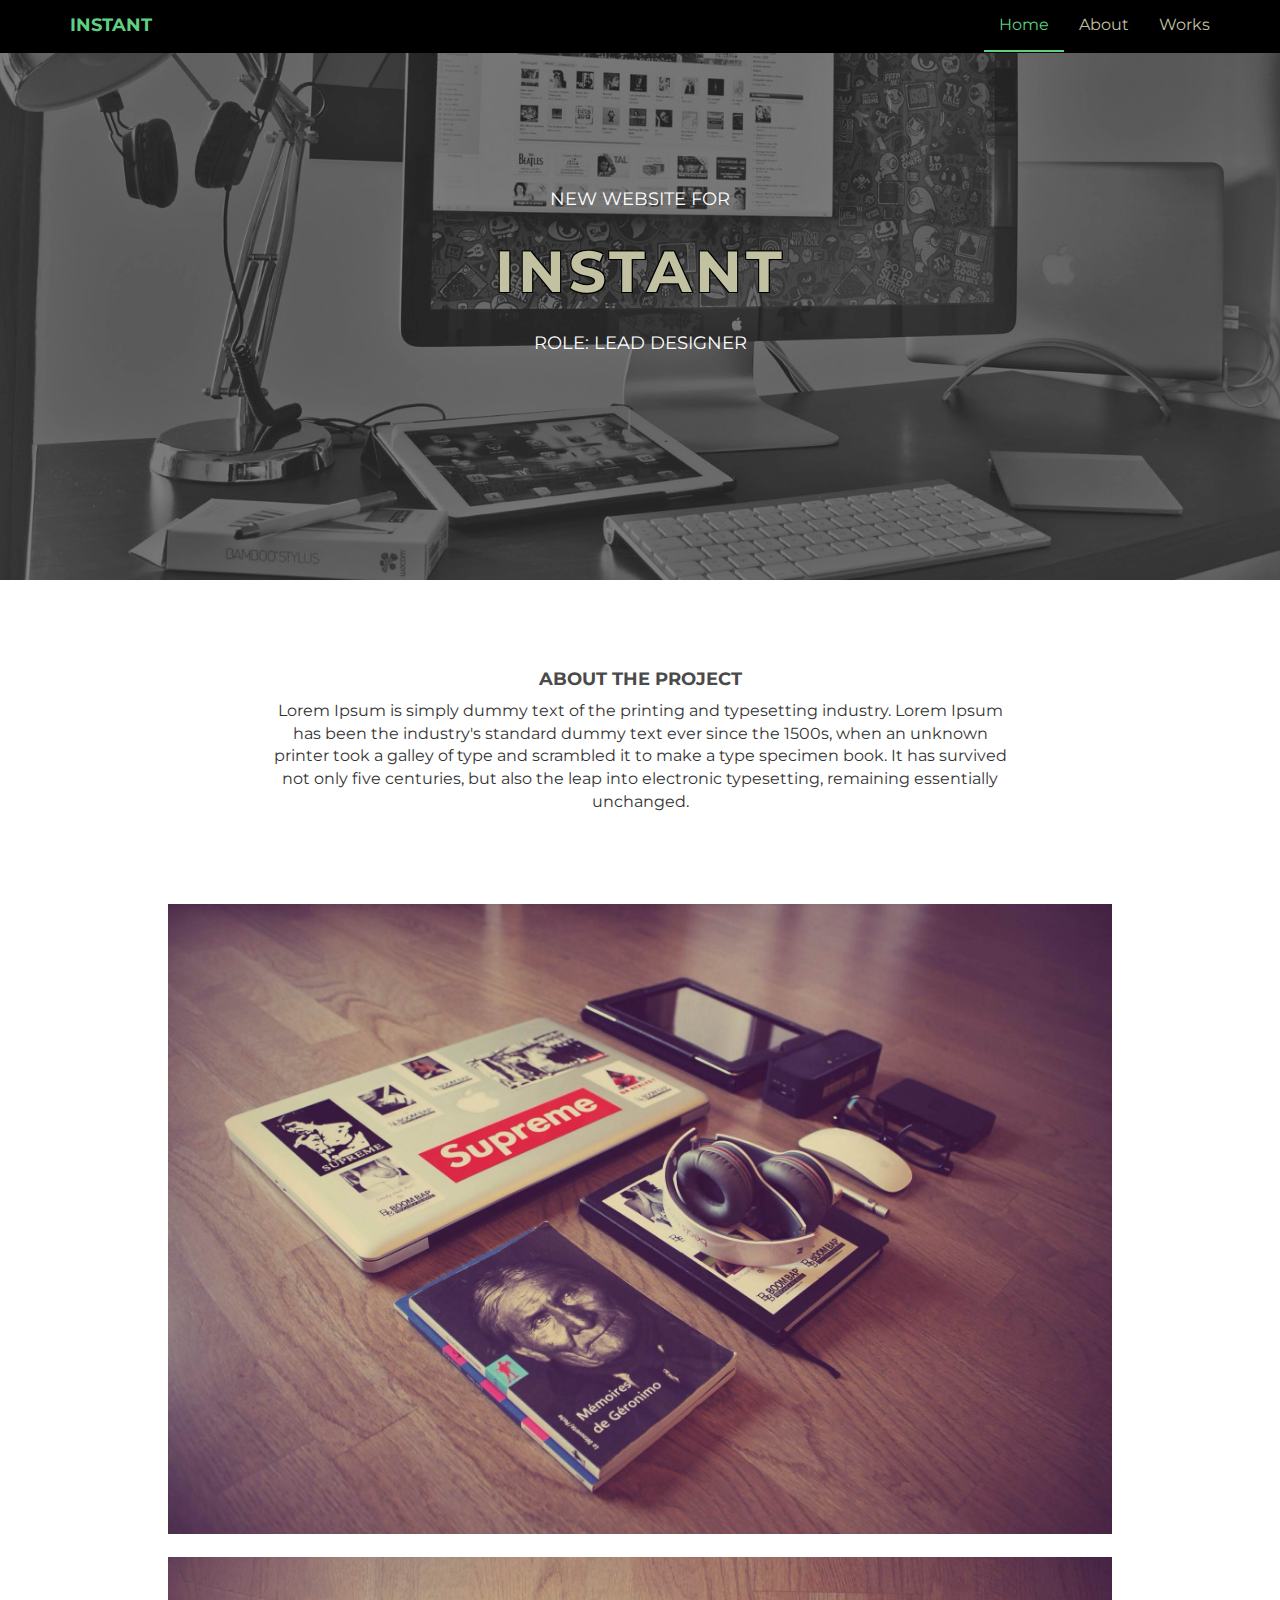
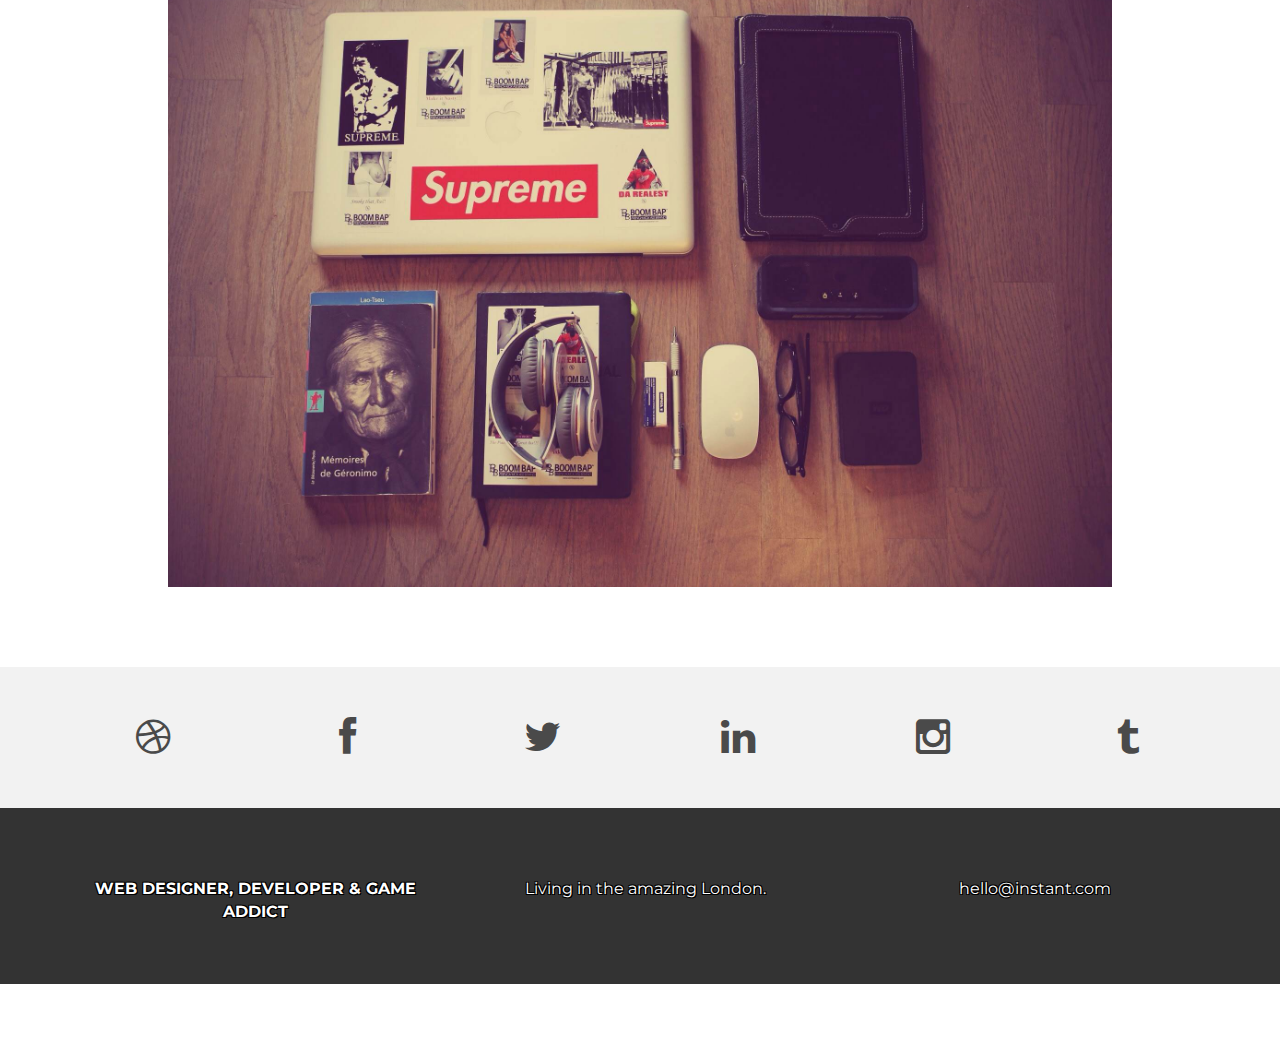
<file: work.html>
<!DOCTYPE html>
<html lang="en">
  <head>
    <meta charset="utf-8">
    <meta http-equiv="X-UA-Compatible" content="IE=edge">
    <meta name="viewport" content="width=device-width, initial-scale=1">
    <meta name="description" content="">
    <meta name="author" content="">
    <link rel="shortcut icon" href="assets/ico/favicon.ico">

    <title>INSTANT - Bootstrap Theme</title>

    <!-- Bootstrap core CSS -->
    <link href="assets/css/bootstrap.css" rel="stylesheet">

    <!-- Custom styles for this template -->
    <link href="assets/css/style.css" rel="stylesheet">
    <link href="assets/css/font-awesome.min.css" rel="stylesheet">

    <!-- Just for debugging purposes. Don't actually copy this line! -->
    <!--[if lt IE 9]><script src="../../assets/js/ie8-responsive-file-warning.js"></script><![endif]-->

    <!-- HTML5 shim and Respond.js IE8 support of HTML5 elements and media queries -->
    <!--[if lt IE 9]>
      <script src="https://oss.maxcdn.com/libs/html5shiv/3.7.0/html5shiv.js"></script>
      <script src="https://oss.maxcdn.com/libs/respond.js/1.4.2/respond.min.js"></script>
    <![endif]-->
  </head>

  <body>

    <!-- Static navbar -->
    <div class="navbar navbar-default navbar-fixed-top" role="navigation">
      <div class="container">
        <div class="navbar-header">
          <button type="button" class="navbar-toggle" data-toggle="collapse" data-target=".navbar-collapse">
            <span class="sr-only">Toggle navigation</span>
            <span class="icon-bar"></span>
            <span class="icon-bar"></span>
            <span class="icon-bar"></span>
          </button>
          <a class="navbar-brand" href="index.html">INSTANT</a>
        </div>
        <div class="navbar-collapse collapse">
          <ul class="nav navbar-nav navbar-right">
            <li class="active"><a href="index.html">Home</a></li>
            <li><a href="about.html">About</a></li>
            <li><a href="#works">Works</a></li>
          </ul>
        </div><!--/.nav-collapse -->
      </div>
    </div>


	<div id="workwrap">
	    <div class="container">
			<div class="row">
				<div class="col-lg-6 col-lg-offset-3">
					<h4>NEW WEBSITE FOR</h4>
					<h1>INSTANT</h1>
					<h4>ROLE: LEAD DESIGNER</h4>
				</div>
			</div><! --/row -->
	    </div> <!-- /container -->
	</div><! --/workwrap -->
	
	<section id="works"></section>
	<div class="container">
		<div class="row centered mt mb">
			<div class="col-lg-8 col-lg-offset-2">
				<h4>ABOUT THE PROJECT</h4>
				<p>Lorem Ipsum is simply dummy text of the printing and typesetting industry. Lorem Ipsum has been the industry's standard dummy text ever since the 1500s, when an unknown printer took a galley of type and scrambled it to make a type specimen book. It has survived not only five centuries, but also the leap into electronic typesetting, remaining essentially unchanged.</p>
			</div>
			<div class="col-lg-10 col-lg-offset-1 mt">
				<img class="img-responsive" src="assets/img/pr01.jpg">
				<br>
				<img class="img-responsive" src="assets/img/pr02.jpg">
			</div>

		</div><! --/row -->
	</div><! --/container -->
	
	<div id="social">
		<div class="container">
			<div class="row centered">
				<div class="col-lg-2">
					<a href="#"><i class="fa fa-dribbble"></i></a>
				</div>
				<div class="col-lg-2">
					<a href="#"><i class="fa fa-facebook"></i></a>
				</div>
				<div class="col-lg-2">
					<a href="#"><i class="fa fa-twitter"></i></a>
				</div>
				<div class="col-lg-2">
					<a href="#"><i class="fa fa-linkedin"></i></a>
				</div>
				<div class="col-lg-2">
					<a href="#"><i class="fa fa-instagram"></i></a>
				</div>
				<div class="col-lg-2">
					<a href="#"><i class="fa fa-tumblr"></i></a>
				</div>
			
			</div><! --/row -->
		</div><! --/container -->
	</div><! --/social -->

	<div id="footerwrap">
		<div class="container">
			<div class="row centered">
				<div class="col-lg-4">
					<p><b>WEB DESIGNER, DEVELOPER & GAME ADDICT</b></p>
				</div>
			
				<div class="col-lg-4">
					<p>Living in the amazing London.</p>
				</div>
				<div class="col-lg-4">
					<p>hello@instant.com</p>
				</div>
			
			</div>
		
		</div>
	</div><! --/footerwrap -->
	


    <!-- Bootstrap core JavaScript
    ================================================== -->
    <!-- Placed at the end of the document so the pages load faster -->
    <script src="https://ajax.googleapis.com/ajax/libs/jquery/1.11.0/jquery.min.js"></script>
    <script src="assets/js/bootstrap.min.js"></script>
  </body>
</html>
</file>
<file: assets/css/style.css>
/* ==========================================================================
   Base Styles, Bootstrap Modifications & Fonts Import
   ========================================================================== */

@import url(http://fonts.googleapis.com/css?family=Montserrat:400,700);


::-moz-selection {
    background: #f2c2c9;
    color: #a4003a;
    text-shadow: none;
}

::selection {
    background: #16a085;
    color: #a4003a;
    text-shadow: none;
}

/*
 * A better looking default horizontal rule
 */

 hr {
    display: block;
    height: 1px;
    border: 0;
    border-top: 3px solid #ccc;
    margin: 1em 0;
    padding: 0;
}

.centered {
	text-align: center
}

.mt {
	margin-top: 80px;
}

.mb {
	margin-bottom: 80px;
}

/* ==========================================================================
   General styles
   ========================================================================== */


body {
    font-family: 'Montserrat', sans-serif;
    font-weight: 400;
    font-size: 16px;

    -webkit-font-smoothing: antialiased;
    -webkit-overflow-scrolling: touch;
}

h1, h2, h3, h4, h5, h6 {
	font-weight: 700;
    color: #4a4a4a;
}


.navbar-brand {
	font-weight: 700;
}

.navbar-default .navbar-brand {
	color: #5fcf80;
}

.navbar-default {
	background-color: #000;
	border-color: transparent;
}

.navbar-default .navbar-nav > .active > a, .navbar-default .navbar-nav > .active > a:hover, .navbar-default .navbar-nav > .active > a:focus {
	color: #5fcf80;
	background-color: #000;
	border-bottom: 2px solid #5fcf80;
}

.navbar-default .navbar-nav > li > a {
	color: #c2c2a3;
}
.navbar-default .navbar-nav > li > a:hover {
	color: #5fcf80;
}

/* ==========================================================================
   Wrap Sections
   ========================================================================== */

#headerwrap {
	background: url(../img/pst2.jpg) no-repeat center top;
	margin-top: -70px;
	padding-top: 250px;
	text-align:center;
	background-attachment: relative;
	background-position: center center;
	min-height: 650px;
	width: 100%;
	
    -webkit-background-size: 100%;
    -moz-background-size: 100%;
    -o-background-size: 100%;
    background-size: 100%;

    -webkit-background-size: cover;
    -moz-background-size: cover;
    -o-background-size: cover;
    background-size: cover;
}

#headerwrap h1 {
	padding-top: 10px;
	padding-bottom: 20px;
	letter-spacing: 4px;
	font-weight: bold;
  	font-weight: 700;
  	font-size: 62px;
  	color: #fff;
  	text-shadow:
       	1px 1px 0 #000,
     	-1px -1px 0 #000,  
      	1px -1px 0 #000,
      	-1px 1px 0 #000,
      	 1px 1px 0 #000;
}

#headerwrap h1:hover {
	color: #5fcf80;
	text-shadow:
       	3px 3px 0 #000,
     	-1px -1px 0 #000,  
      	1px -1px 0 #000,
      	-1px 1px 0 #000,
      	 1px 1px 0 #000;
}	

#headerwrap h4 {
	font-weight: 400;
	color: #ffffff;
}

#social {
	padding-top: 50px;
	padding-bottom: 50px;
	background-color: #f2f2f2;
}

#social i {
	font-size: 40px;
	color: #4a4a4a;
}

#social i:hover{
	color: #5fcf80;
}
/*
#social .dribbble i:hover {
	color: #66cc99;
}

#social .github i:hover{
	color: #4078c0;
}

#social .linkedin i:hover{
	color: #dd5143;
}*/

#footerwrap {
	padding-top: 70px;
	padding-bottom: 50px;
	background-color: #333;
	max-width: 100%;
	width: auto; 
  	text-shadow:
       	1px 1px 0 #000,
     	-1px -1px 0 #000,  
      	1px -1px 0 #000,
      	-1px 1px 0 #000,
      	 1px 1px 0 #000;
}

#footerwrap p {
	color: #fff;
	margin-left: 10px;
}

#workwrap {	
	background: url(../img/work.jpg) no-repeat center top;
	margin-top: -70px;
	padding-top: 250px;
	text-align:center;
	background-attachment: relative;
	background-position: center center;
	min-height: 650px;
	width: 100%;
	
    -webkit-background-size: 100%;
    -moz-background-size: 100%;
    -o-background-size: 100%;
    background-size: 100%;

    -webkit-background-size: cover;
    -moz-background-size: cover;
    -o-background-size: cover;
    background-size: cover;
}

#workwrap h1 {
	color: #c2c2a3;;
	padding-top: 10px;
	padding-bottom: 20px;
	letter-spacing: 4px;
	font-size: 58px;
	font-weight: bold;
  	text-shadow:
       	1px 1px 0 #000,
     	-1px -1px 0 #000,  
      	1px -1px 0 #000,
      	-1px 1px 0 #000,
      	 1px 1px 0 #000;
}

#workwrap h1:hover{
	color: #5fcf80;
	text-shadow:
       3px 3px 0 #000,
     -1px -1px 0 #000,  
      1px -1px 0 #000,
      -1px 1px 0 #000,
       1px 1px 0 #000;
}

#workwrap h4 {
	font-weight: 400;
	color: #ffffff;
}

#aboutwrap {	
	background: url(../img/cover_img.jpg) no-repeat center top;
	margin-top: -70px;
	padding-top: 250px;
	text-align:center;
	background-attachment: relative;
	background-position: center center;
	min-height: 550px;
	width: 100%;
	
    -webkit-background-size: 100%;
    -moz-background-size: 100%;
    -o-background-size: 100%;
    background-size: 100%;

    -webkit-background-size: cover;
    -moz-background-size: cover;
    -o-background-size: cover;
    background-size: cover;
}

#aboutwrap h1 {
	padding-top: 10px;
	padding-bottom: 20px;
	letter-spacing: 4px;
	font-size: 80px;
	font-weight: bold;
  	font-weight: 700;
  	font-size: 62px;
  	color: #c2c2a3;
  	text-shadow:
       	1px 1px 0 #000,
     	-1px -1px 0 #000,  
      	1px -1px 0 #000,
      	-1px 1px 0 #000,
      	 1px 1px 0 #000;
}

#aboutwrap h1:hover {
	color: #5fcf80;
}




/* Gallery */
.gallery {
	margin-top: 30px;
}

.gallery img:hover {
	opacity: 0.4;
	border: 6px solid #33cc33;
	
}

.btn-block{
	font-size: 18px;
	color: #fff;
}

.btn h5{
	font-size: 20px;
	color: #fff;
	word-wrap: break-word;
	padding: 10px;
}

#button_wrap{
	display: inline-block; 
	vertical-align: middle;
}

.img-circle{
    border: 3px solid #ccc;
}
</file>
